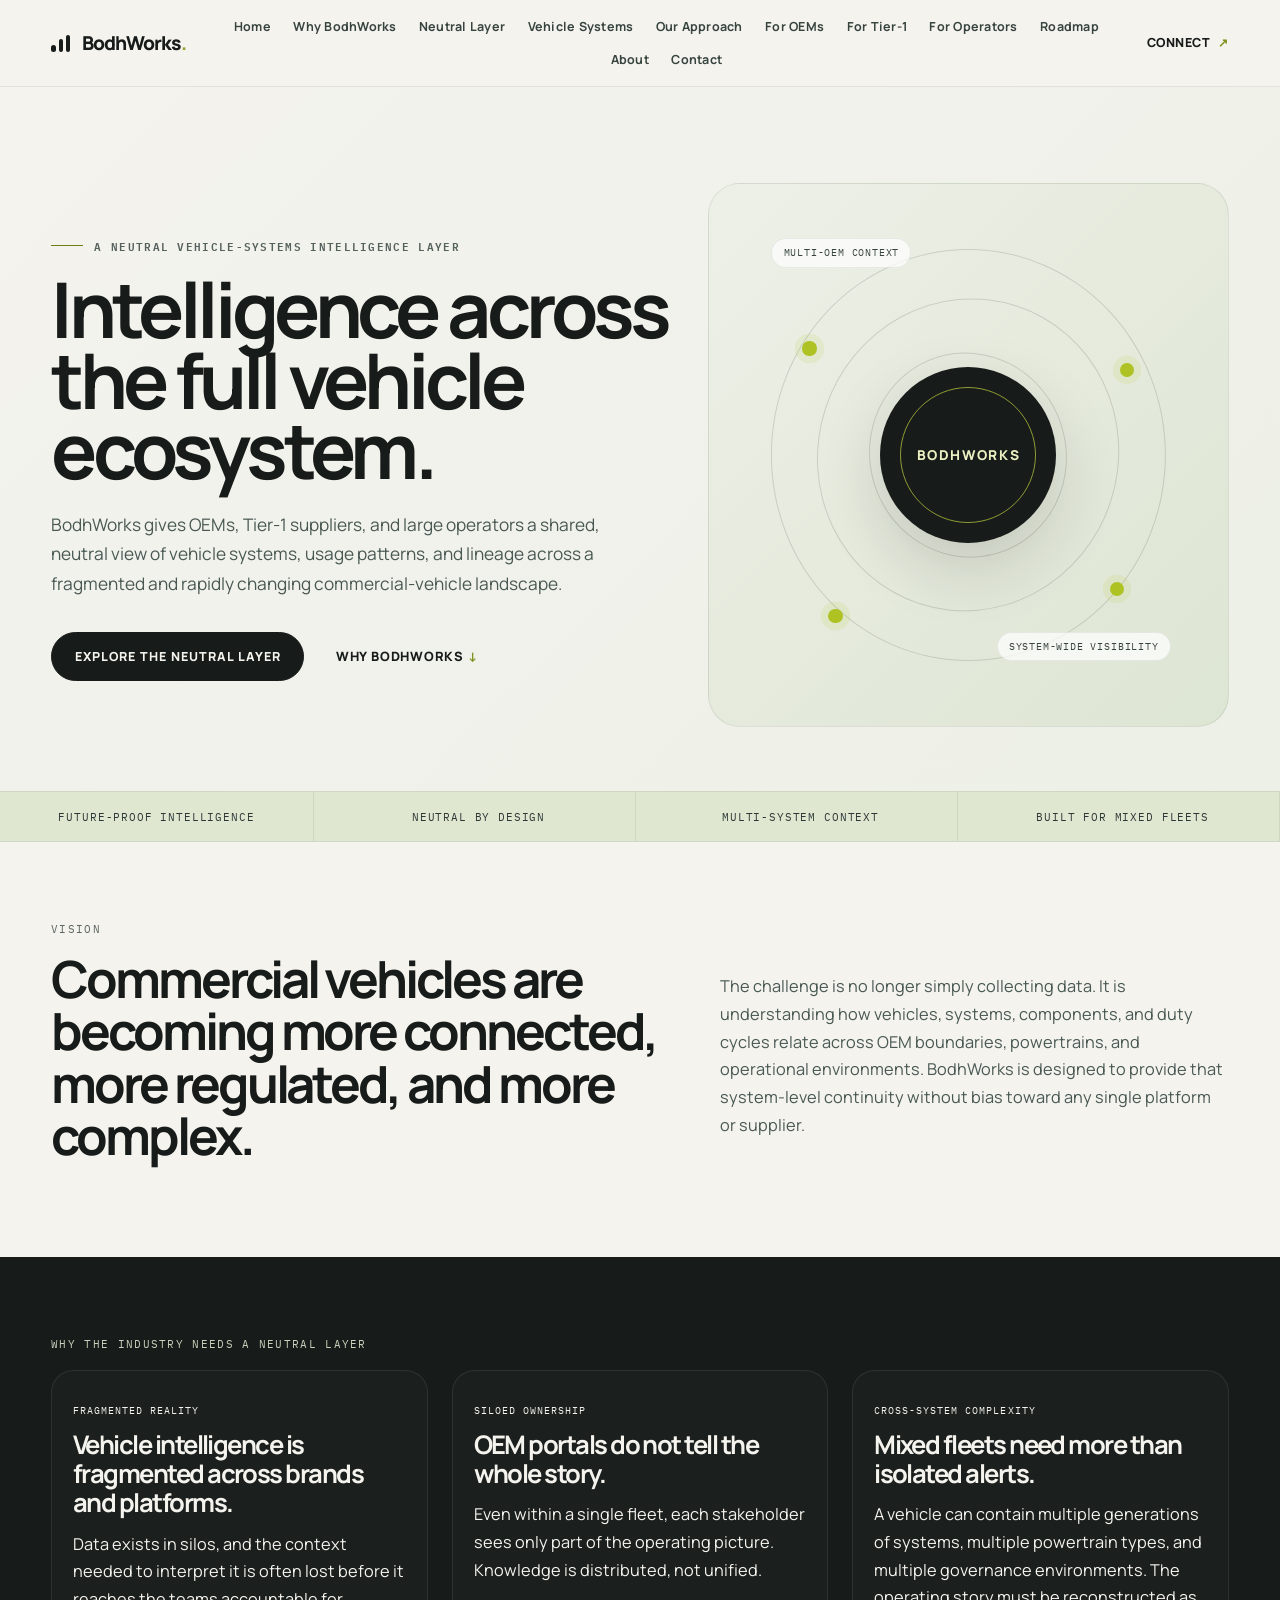
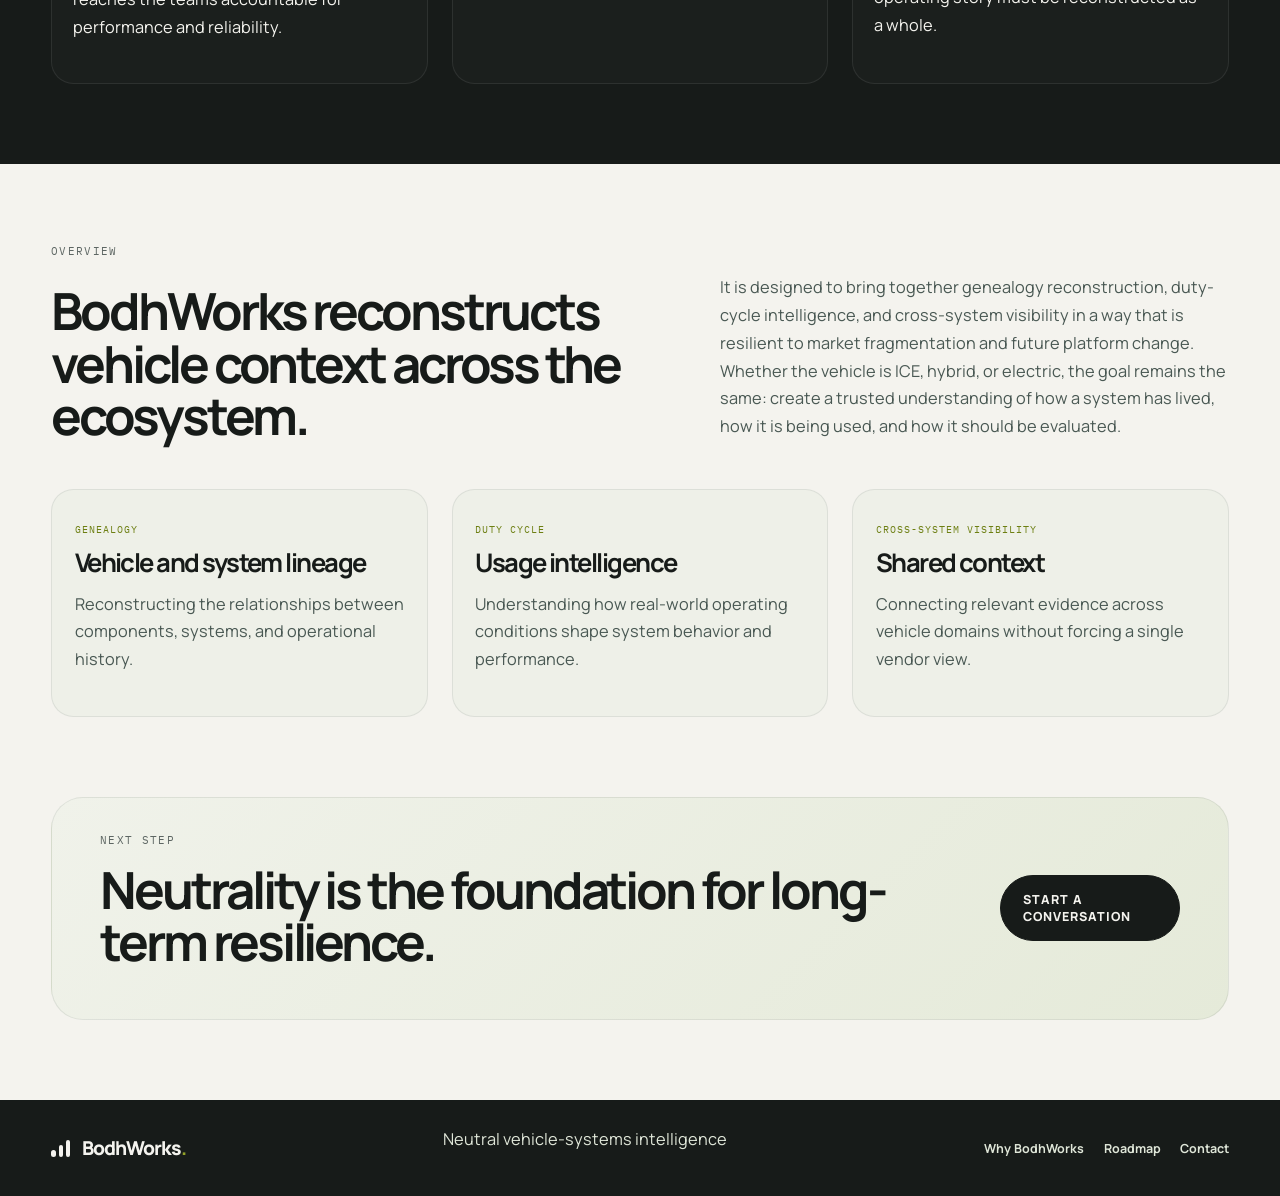
<file: index.html>
<!DOCTYPE html>
<html lang="en">
  <head>
    <meta charset="UTF-8" />
    <meta name="viewport" content="width=device-width, initial-scale=1.0" />
    <meta
      name="description"
      content="BodhWorks is a neutral vehicle-systems intelligence layer built for OEMs, Tier-1 suppliers, and operators navigating a multi-OEM, multi-powertrain, multi-regulation future."
    />
    <title>BodhWorks | Neutral Vehicle Systems Intelligence</title>
    <link rel="preconnect" href="https://fonts.googleapis.com" />
    <link rel="preconnect" href="https://fonts.gstatic.com" crossorigin />
    <link
      href="https://fonts.googleapis.com/css2?family=Manrope:wght@400;500;600;700;800&family=IBM+Plex+Mono:wght@400;500;600;700&display=swap"
      rel="stylesheet"
    />
    <link rel="stylesheet" href="styles.css" />
  </head>
  <body>
    <div class="site-shell">
      <header class="site-header">
        <a class="brand" href="index.html" aria-label="BodhWorks home">
          <span class="brand-mark" aria-hidden="true">
            <span></span><span></span><span></span>
          </span>
          <span>BodhWorks<span class="brand-dot">.</span></span>
        </a>

        <nav class="desktop-nav" aria-label="Main navigation">
          <a href="index.html">Home</a>
          <a href="why-bodhworks.html">Why BodhWorks</a>
          <a href="neutral-intelligence-layer.html">Neutral Layer</a>
          <a href="vehicle-systems.html">Vehicle Systems</a>
          <a href="our-approach.html">Our Approach</a>
          <a href="solutions-oems.html">For OEMs</a>
          <a href="solutions-tier1.html">For Tier-1</a>
          <a href="solutions-operators.html">For Operators</a>
          <a href="roadmap.html">Roadmap</a>
          <a href="about.html">About</a>
          <a href="contact.html">Contact</a>
        </nav>

        <a class="header-cta" href="contact.html">Connect <span>↗</span></a>

        <button class="menu-toggle" type="button" aria-label="Open navigation" aria-expanded="false">
          <span></span>
          <span></span>
          <span></span>
        </button>
      </header>

      <main>
        <section class="hero hero-home">
          <div class="hero-grid">
            <div class="eyebrow-wrap">
              <span class="eyebrow-line"></span>
              <span class="eyebrow-text">A neutral vehicle-systems intelligence layer</span>
            </div>

            <h1>Intelligence across the full vehicle ecosystem.</h1>

            <p class="hero-copy">
              BodhWorks gives OEMs, Tier-1 suppliers, and large operators a shared, neutral
              view of vehicle systems, usage patterns, and lineage across a fragmented and
              rapidly changing commercial-vehicle landscape.
            </p>

            <div class="hero-actions">
              <a class="button button-primary" href="neutral-intelligence-layer.html">Explore the neutral layer</a>
              <a class="text-link" href="why-bodhworks.html">Why BodhWorks <span>↓</span></a>
            </div>
          </div>

          <div class="hero-visual" aria-hidden="true">
            <div class="ring ring-one"></div>
            <div class="ring ring-two"></div>
            <div class="ring ring-three"></div>
            <div class="visual-core">
              <div class="pulse"></div>
              <span>BodhWorks</span>
            </div>
            <span class="node node-one"></span>
            <span class="node node-two"></span>
            <span class="node node-three"></span>
            <span class="node node-four"></span>
            <span class="tag tag-top">Multi-OEM context</span>
            <span class="tag tag-bottom">System-wide visibility</span>
          </div>
        </section>

        <section class="ticker-band">
          <div>Future-proof intelligence</div>
          <div>Neutral by design</div>
          <div>Multi-system context</div>
          <div>Built for mixed fleets</div>
        </section>

        <section class="section intro-block">
          <div class="section-kicker">Vision</div>
          <div class="content-two-col">
            <h2>Commercial vehicles are becoming more connected, more regulated, and more complex.</h2>
            <p>
              The challenge is no longer simply collecting data. It is understanding how vehicles,
              systems, components, and duty cycles relate across OEM boundaries, powertrains,
              and operational environments. BodhWorks is designed to provide that system-level
              continuity without bias toward any single platform or supplier.
            </p>
          </div>
        </section>

        <section class="section panel-dark">
          <div class="section-kicker light">Why the industry needs a neutral layer</div>
          <div class="feature-grid three-up">
            <article class="feature-card">
              <div class="card-label">Fragmented reality</div>
              <h3>Vehicle intelligence is fragmented across brands and platforms.</h3>
              <p>
                Data exists in silos, and the context needed to interpret it is often lost before it
                reaches the teams accountable for performance and reliability.
              </p>
            </article>

            <article class="feature-card">
              <div class="card-label">Siloed ownership</div>
              <h3>OEM portals do not tell the whole story.</h3>
              <p>
                Even within a single fleet, each stakeholder sees only part of the operating picture.
                Knowledge is distributed, not unified.
              </p>
            </article>

            <article class="feature-card">
              <div class="card-label">Cross-system complexity</div>
              <h3>Mixed fleets need more than isolated alerts.</h3>
              <p>
                A vehicle can contain multiple generations of systems, multiple powertrain types,
                and multiple governance environments. The operating story must be reconstructed as a
                whole.
              </p>
            </article>
          </div>
        </section>

        <section class="section">
          <div class="section-kicker">Overview</div>
          <div class="content-two-col align-end">
            <h2>BodhWorks reconstructs vehicle context across the ecosystem.</h2>
            <p>
              It is designed to bring together genealogy reconstruction, duty-cycle intelligence,
              and cross-system visibility in a way that is resilient to market fragmentation and
              future platform change. Whether the vehicle is ICE, hybrid, or electric, the goal
              remains the same: create a trusted understanding of how a system has lived, how it is
              being used, and how it should be evaluated.
            </p>
          </div>

          <div class="core-grid">
            <article class="core-pill">
              <span class="mini-label">Genealogy</span>
              <h3>Vehicle and system lineage</h3>
              <p>Reconstructing the relationships between components, systems, and operational history.</p>
            </article>
            <article class="core-pill">
              <span class="mini-label">Duty cycle</span>
              <h3>Usage intelligence</h3>
              <p>Understanding how real-world operating conditions shape system behavior and performance.</p>
            </article>
            <article class="core-pill">
              <span class="mini-label">Cross-system visibility</span>
              <h3>Shared context</h3>
              <p>Connecting relevant evidence across vehicle domains without forcing a single vendor view.</p>
            </article>
          </div>
        </section>

        <section class="section cta-panel">
          <div class="cta-panel-inner">
            <div>
              <div class="section-kicker">Next step</div>
              <h2>Neutrality is the foundation for long-term resilience.</h2>
            </div>
            <a class="button button-primary" href="contact.html">Start a conversation</a>
          </div>
        </section>
      </main>

      <footer class="site-footer">
        <a class="brand" href="index.html" aria-label="BodhWorks home">
          <span class="brand-mark" aria-hidden="true">
            <span></span><span></span><span></span>
          </span>
          <span>BodhWorks<span class="brand-dot">.</span></span>
        </a>
        <p>Neutral vehicle-systems intelligence</p>
        <div class="footer-links">
          <a href="why-bodhworks.html">Why BodhWorks</a>
          <a href="roadmap.html">Roadmap</a>
          <a href="contact.html">Contact</a>
        </div>
      </footer>
    </div>

    <script src="main.js"></script>
  </body>
</html>
</file>
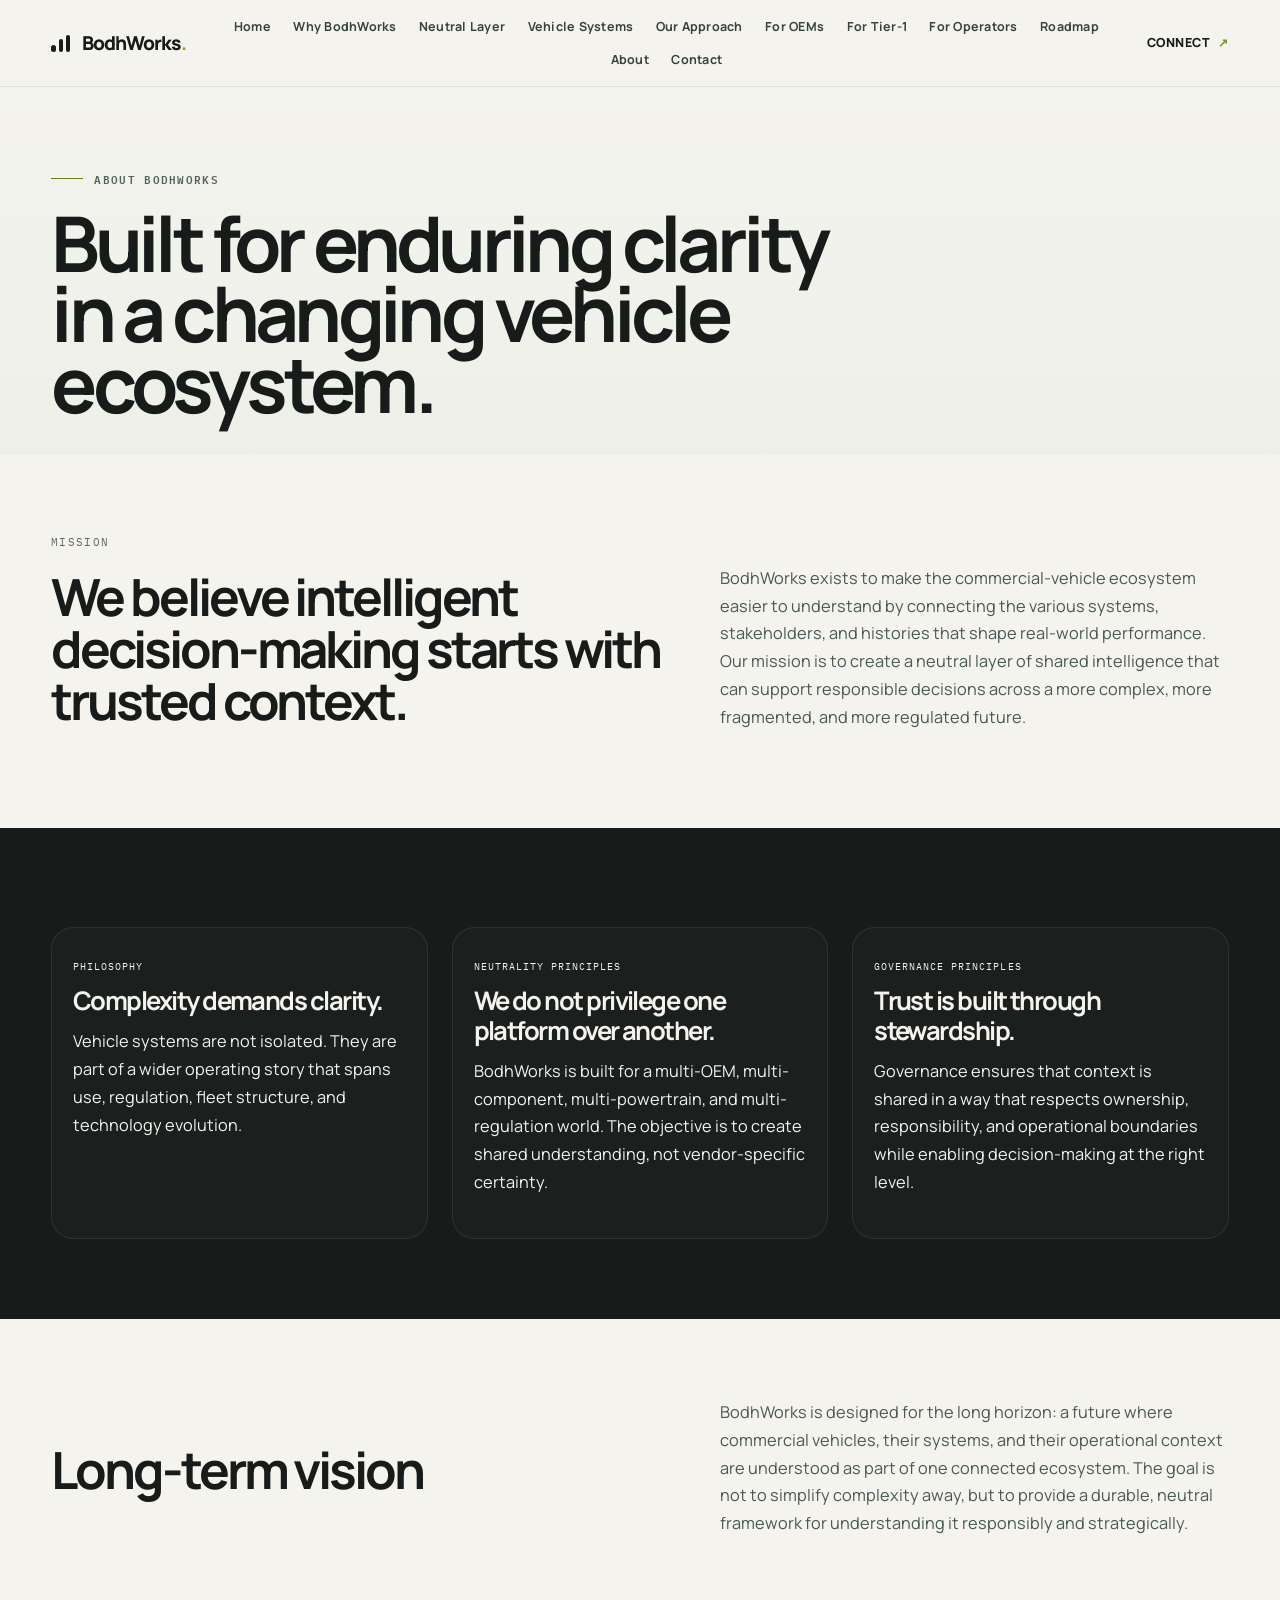
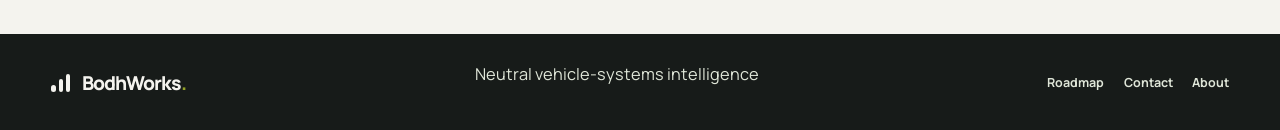
<file: about.html>
<!DOCTYPE html>
<html lang="en">
  <head>
    <meta charset="UTF-8" />
    <meta name="viewport" content="width=device-width, initial-scale=1.0" />
    <meta
      name="description"
      content="BodhWorks is guided by a mission to create neutral, trusted intelligence across the commercial-vehicle ecosystem, with governance, neutrality, and long-term strategic thinking at its core."
    />
    <title>About BodhWorks | BodhWorks</title>
    <link rel="preconnect" href="https://fonts.googleapis.com" />
    <link rel="preconnect" href="https://fonts.gstatic.com" crossorigin />
    <link
      href="https://fonts.googleapis.com/css2?family=Manrope:wght@400;500;600;700;800&family=IBM+Plex+Mono:wght@400;500;600;700&display=swap"
      rel="stylesheet"
    />
    <link rel="stylesheet" href="styles.css" />
  </head>
  <body>
    <div class="site-shell">
      <header class="site-header">
        <a class="brand" href="index.html" aria-label="BodhWorks home">
          <span class="brand-mark" aria-hidden="true"><span></span><span></span><span></span></span>
          <span>BodhWorks<span class="brand-dot">.</span></span>
        </a>

        <nav class="desktop-nav" aria-label="Main navigation">
          <a href="index.html">Home</a>
          <a href="why-bodhworks.html">Why BodhWorks</a>
          <a href="neutral-intelligence-layer.html">Neutral Layer</a>
          <a href="vehicle-systems.html">Vehicle Systems</a>
          <a href="our-approach.html">Our Approach</a>
          <a href="solutions-oems.html">For OEMs</a>
          <a href="solutions-tier1.html">For Tier-1</a>
          <a href="solutions-operators.html">For Operators</a>
          <a href="roadmap.html">Roadmap</a>
          <a href="about.html">About</a>
          <a href="contact.html">Contact</a>
        </nav>

        <a class="header-cta" href="contact.html">Connect <span>↗</span></a>
        <button class="menu-toggle" type="button" aria-label="Open navigation" aria-expanded="false">
          <span></span><span></span><span></span>
        </button>
      </header>

      <main>
        <section class="page-hero">
          <div class="page-hero-copy">
            <div class="eyebrow-wrap">
              <span class="eyebrow-line"></span>
              <span class="eyebrow-text">About BodhWorks</span>
            </div>
            <h1>Built for enduring clarity in a changing vehicle ecosystem.</h1>
          </div>
        </section>

        <section class="section intro-block">
          <div class="section-kicker">Mission</div>
          <div class="content-two-col">
            <h2>We believe intelligent decision-making starts with trusted context.</h2>
            <p>
              BodhWorks exists to make the commercial-vehicle ecosystem easier to understand by
              connecting the various systems, stakeholders, and histories that shape real-world
              performance. Our mission is to create a neutral layer of shared intelligence that can
              support responsible decisions across a more complex, more fragmented, and more regulated
              future.
            </p>
          </div>
        </section>

        <section class="section panel-dark">
          <div class="feature-grid three-up">
            <article class="feature-card">
              <div class="card-label">Philosophy</div>
              <h3>Complexity demands clarity.</h3>
              <p>
                Vehicle systems are not isolated. They are part of a wider operating story that spans
                use, regulation, fleet structure, and technology evolution.
              </p>
            </article>

            <article class="feature-card">
              <div class="card-label">Neutrality principles</div>
              <h3>We do not privilege one platform over another.</h3>
              <p>
                BodhWorks is built for a multi-OEM, multi-component, multi-powertrain, and multi-
                regulation world. The objective is to create shared understanding, not vendor-specific
                certainty.
              </p>
            </article>

            <article class="feature-card">
              <div class="card-label">Governance principles</div>
              <h3>Trust is built through stewardship.</h3>
              <p>
                Governance ensures that context is shared in a way that respects ownership,
                responsibility, and operational boundaries while enabling decision-making at the right
                level.
              </p>
            </article>
          </div>
        </section>

        <section class="section">
          <div class="content-two-col">
            <h2>Long-term vision</h2>
            <p>
              BodhWorks is designed for the long horizon: a future where commercial vehicles, their
              systems, and their operational context are understood as part of one connected ecosystem.
              The goal is not to simplify complexity away, but to provide a durable, neutral framework
              for understanding it responsibly and strategically.
            </p>
          </div>
        </section>
      </main>

      <footer class="site-footer">
        <a class="brand" href="index.html" aria-label="BodhWorks home">
          <span class="brand-mark" aria-hidden="true"><span></span><span></span><span></span></span>
          <span>BodhWorks<span class="brand-dot">.</span></span>
        </a>
        <p>Neutral vehicle-systems intelligence</p>
        <div class="footer-links">
          <a href="roadmap.html">Roadmap</a>
          <a href="contact.html">Contact</a>
          <a href="about.html">About</a>
        </div>
      </footer>
    </div>

    <script src="main.js"></script>
  </body>
</html>
</file>
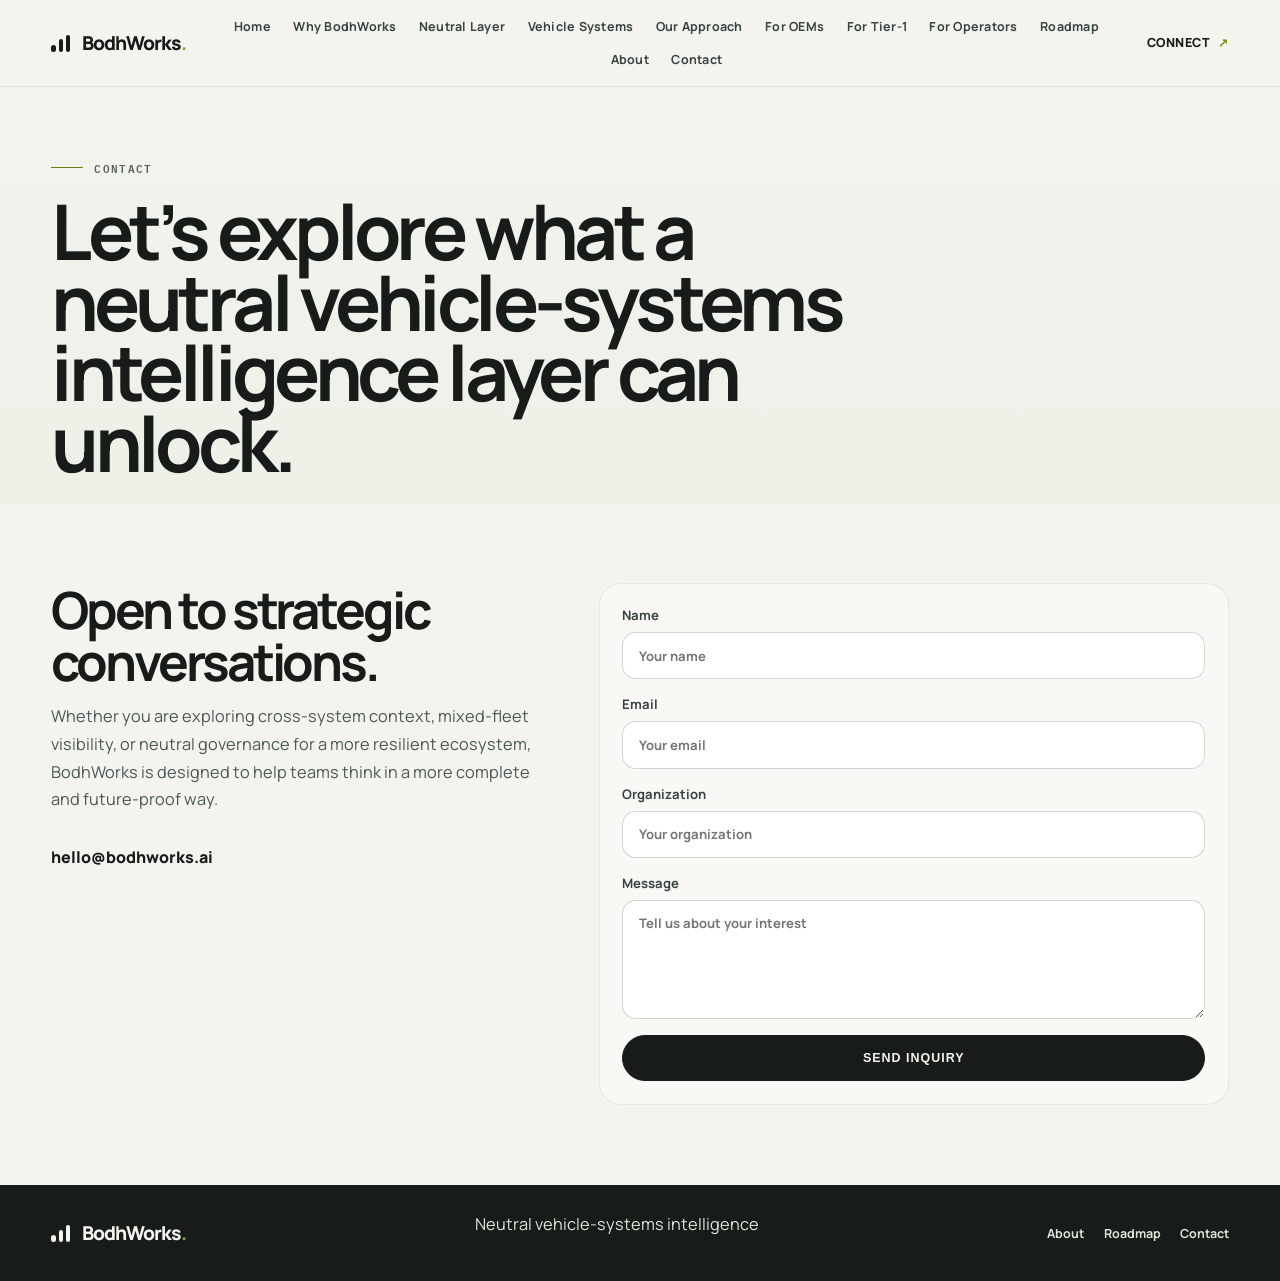
<file: contact.html>
<!DOCTYPE html>
<html lang="en">
  <head>
    <meta charset="UTF-8" />
    <meta name="viewport" content="width=device-width, initial-scale=1.0" />
    <meta
      name="description"
      content="Contact BodhWorks for a strategic conversation about neutral vehicle intelligence, ecosystem-wide visibility, and future-proof operational context."
    />
    <title>Contact | BodhWorks</title>
    <link rel="preconnect" href="https://fonts.googleapis.com" />
    <link rel="preconnect" href="https://fonts.gstatic.com" crossorigin />
    <link
      href="https://fonts.googleapis.com/css2?family=Manrope:wght@400;500;600;700;800&family=IBM+Plex+Mono:wght@400;500;600;700&display=swap"
      rel="stylesheet"
    />
    <link rel="stylesheet" href="styles.css" />
  </head>
  <body>
    <div class="site-shell">
      <header class="site-header">
        <a class="brand" href="index.html" aria-label="BodhWorks home">
          <span class="brand-mark" aria-hidden="true"><span></span><span></span><span></span></span>
          <span>BodhWorks<span class="brand-dot">.</span></span>
        </a>

        <nav class="desktop-nav" aria-label="Main navigation">
          <a href="index.html">Home</a>
          <a href="why-bodhworks.html">Why BodhWorks</a>
          <a href="neutral-intelligence-layer.html">Neutral Layer</a>
          <a href="vehicle-systems.html">Vehicle Systems</a>
          <a href="our-approach.html">Our Approach</a>
          <a href="solutions-oems.html">For OEMs</a>
          <a href="solutions-tier1.html">For Tier-1</a>
          <a href="solutions-operators.html">For Operators</a>
          <a href="roadmap.html">Roadmap</a>
          <a href="about.html">About</a>
          <a href="contact.html">Contact</a>
        </nav>

        <a class="header-cta" href="contact.html">Connect <span>↗</span></a>
        <button class="menu-toggle" type="button" aria-label="Open navigation" aria-expanded="false">
          <span></span><span></span><span></span>
        </button>
      </header>

      <main>
        <section class="page-hero contact-hero">
          <div class="page-hero-copy">
            <div class="eyebrow-wrap">
              <span class="eyebrow-line"></span>
              <span class="eyebrow-text">Contact</span>
            </div>
            <h1>Let’s explore what a neutral vehicle-systems intelligence layer can unlock.</h1>
          </div>
        </section>

        <section class="section contact-layout">
          <div class="contact-copy">
            <h2>Open to strategic conversations.</h2>
            <p>
              Whether you are exploring cross-system context, mixed-fleet visibility, or neutral
              governance for a more resilient ecosystem, BodhWorks is designed to help teams think in
              a more complete and future-proof way.
            </p>
            <a class="email-link" href="mailto:hello@bodhworks.ai">hello@bodhworks.ai</a>
          </div>

          <form class="contact-form" action="#" method="post">
            <label>
              Name
              <input type="text" name="name" placeholder="Your name" />
            </label>
            <label>
              Email
              <input type="email" name="email" placeholder="Your email" />
            </label>
            <label>
              Organization
              <input type="text" name="organization" placeholder="Your organization" />
            </label>
            <label>
              Message
              <textarea name="message" rows="5" placeholder="Tell us about your interest"></textarea>
            </label>
            <button class="button button-primary" type="submit">Send inquiry</button>
          </form>
        </section>
      </main>

      <footer class="site-footer">
        <a class="brand" href="index.html" aria-label="BodhWorks home">
          <span class="brand-mark" aria-hidden="true"><span></span><span></span><span></span></span>
          <span>BodhWorks<span class="brand-dot">.</span></span>
        </a>
        <p>Neutral vehicle-systems intelligence</p>
        <div class="footer-links">
          <a href="about.html">About</a>
          <a href="roadmap.html">Roadmap</a>
          <a href="contact.html">Contact</a>
        </div>
      </footer>
    </div>

    <script src="main.js"></script>
  </body>
</html>
</file>
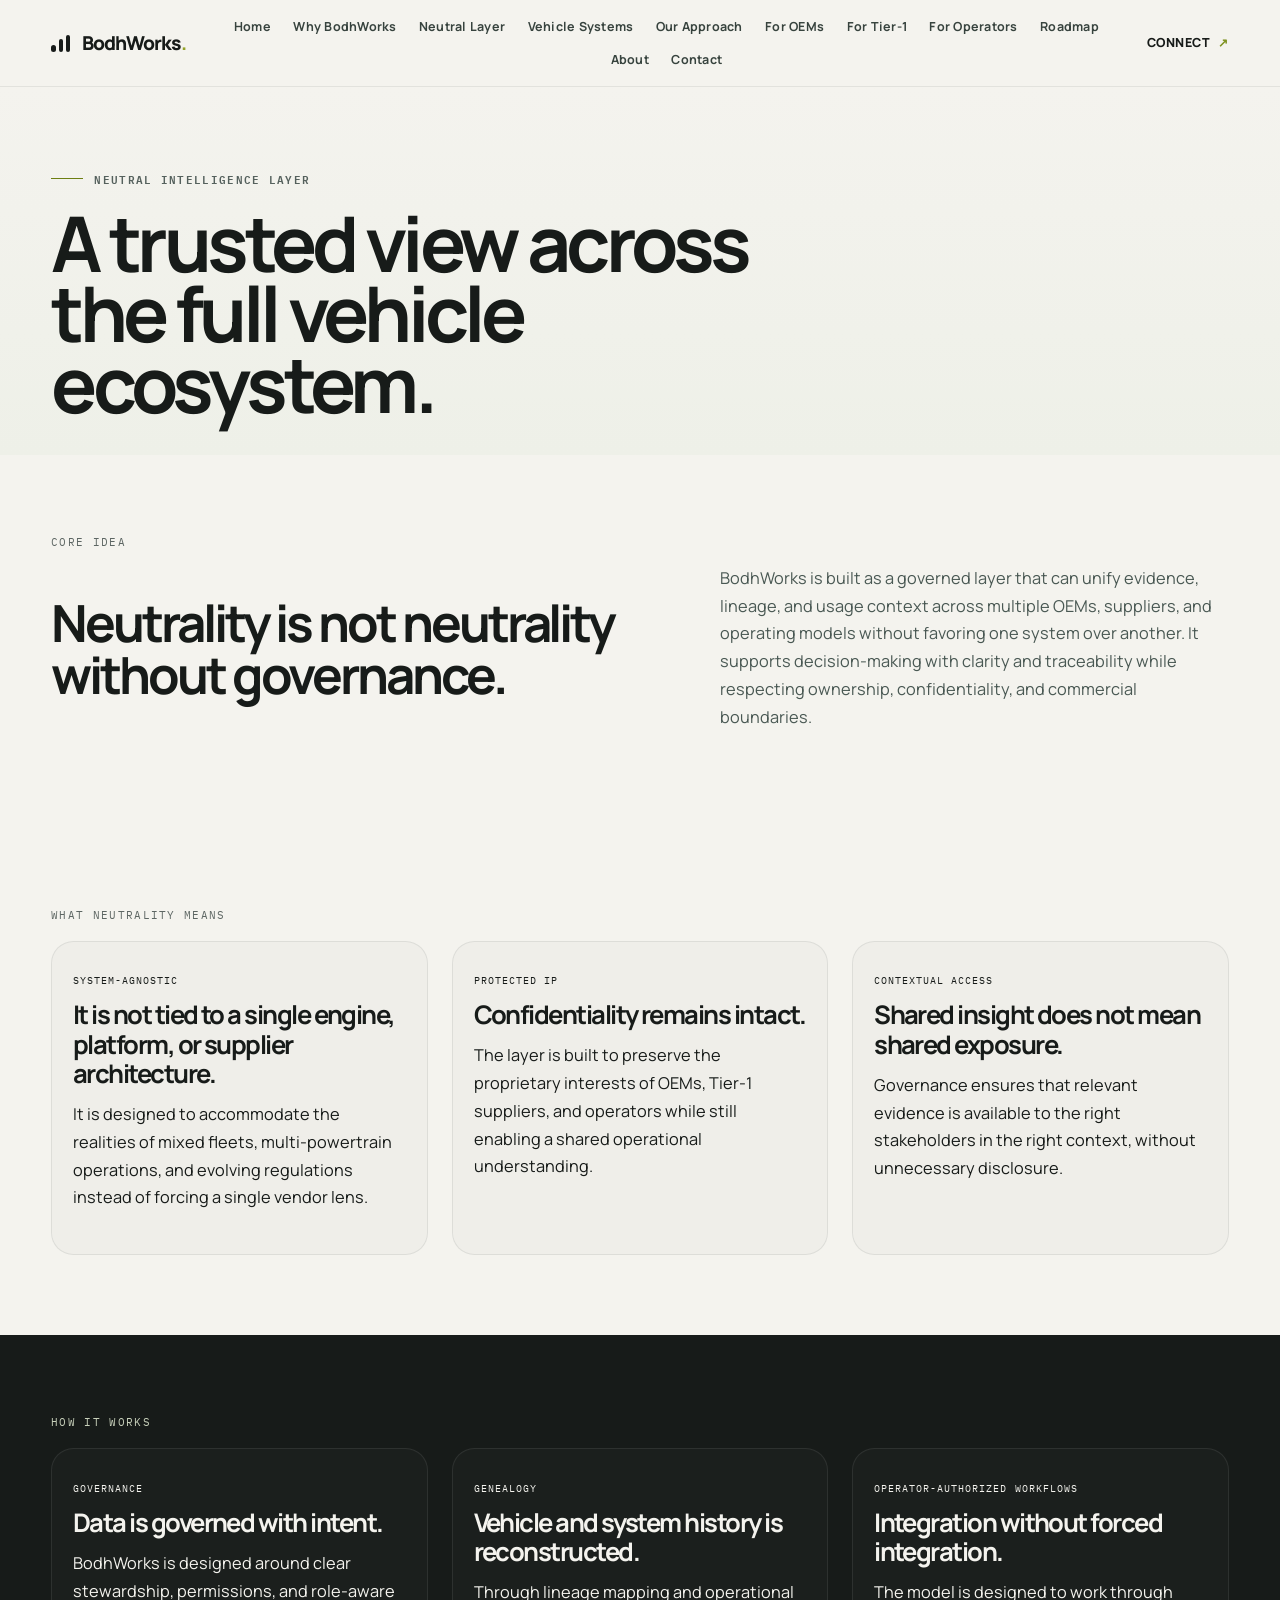
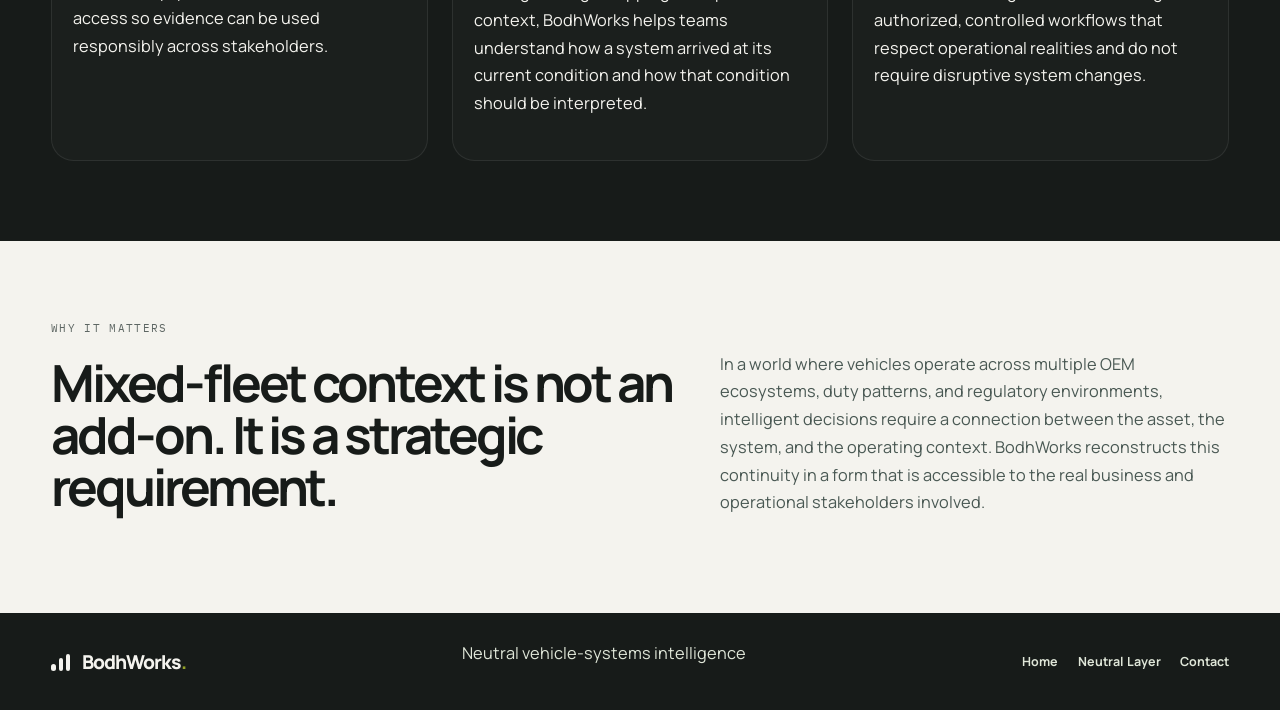
<file: neutral-intelligence-layer.html>
<!DOCTYPE html>
<html lang="en">
  <head>
    <meta charset="UTF-8" />
    <meta name="viewport" content="width=device-width, initial-scale=1.0" />
    <meta
      name="description"
      content="BodhWorks is a governed, OEM-safe, Tier-1-safe neutral intelligence layer that reconstructs vehicle genealogy, duty cycles, and cross-system context across the commercial-vehicle ecosystem."
    />
    <title>Neutral Intelligence Layer | BodhWorks</title>
    <link rel="preconnect" href="https://fonts.googleapis.com" />
    <link rel="preconnect" href="https://fonts.gstatic.com" crossorigin />
    <link
      href="https://fonts.googleapis.com/css2?family=Manrope:wght@400;500;600;700;800&family=IBM+Plex+Mono:wght@400;500;600;700&display=swap"
      rel="stylesheet"
    />
    <link rel="stylesheet" href="styles.css" />
  </head>
  <body>
    <div class="site-shell">
      <header class="site-header">
        <a class="brand" href="index.html" aria-label="BodhWorks home">
          <span class="brand-mark" aria-hidden="true"><span></span><span></span><span></span></span>
          <span>BodhWorks<span class="brand-dot">.</span></span>
        </a>

        <nav class="desktop-nav" aria-label="Main navigation">
          <a href="index.html">Home</a>
          <a href="why-bodhworks.html">Why BodhWorks</a>
          <a href="neutral-intelligence-layer.html">Neutral Layer</a>
          <a href="vehicle-systems.html">Vehicle Systems</a>
          <a href="our-approach.html">Our Approach</a>
          <a href="solutions-oems.html">For OEMs</a>
          <a href="solutions-tier1.html">For Tier-1</a>
          <a href="solutions-operators.html">For Operators</a>
          <a href="roadmap.html">Roadmap</a>
          <a href="about.html">About</a>
          <a href="contact.html">Contact</a>
        </nav>

        <a class="header-cta" href="contact.html">Connect <span>↗</span></a>
        <button class="menu-toggle" type="button" aria-label="Open navigation" aria-expanded="false">
          <span></span><span></span><span></span>
        </button>
      </header>

      <main>
        <section class="page-hero">
          <div class="page-hero-copy">
            <div class="eyebrow-wrap">
              <span class="eyebrow-line"></span>
              <span class="eyebrow-text">Neutral intelligence layer</span>
            </div>
            <h1>A trusted view across the full vehicle ecosystem.</h1>
          </div>
        </section>

        <section class="section intro-block">
          <div class="section-kicker">Core idea</div>
          <div class="content-two-col">
            <h2>Neutrality is not neutrality without governance.</h2>
            <p>
              BodhWorks is built as a governed layer that can unify evidence, lineage, and usage
              context across multiple OEMs, suppliers, and operating models without favoring one
              system over another. It supports decision-making with clarity and traceability while
              respecting ownership, confidentiality, and commercial boundaries.
            </p>
          </div>
        </section>

        <section class="section">
          <div class="section-kicker">What neutrality means</div>
          <div class="feature-grid three-up">
            <article class="feature-card no-border">
              <div class="card-label">System-agnostic</div>
              <h3>It is not tied to a single engine, platform, or supplier architecture.</h3>
              <p>
                It is designed to accommodate the realities of mixed fleets, multi-powertrain
                operations, and evolving regulations instead of forcing a single vendor lens.
              </p>
            </article>

            <article class="feature-card no-border">
              <div class="card-label">Protected IP</div>
              <h3>Confidentiality remains intact.</h3>
              <p>
                The layer is built to preserve the proprietary interests of OEMs, Tier-1 suppliers,
                and operators while still enabling a shared operational understanding.
              </p>
            </article>

            <article class="feature-card no-border">
              <div class="card-label">Contextual access</div>
              <h3>Shared insight does not mean shared exposure.</h3>
              <p>
                Governance ensures that relevant evidence is available to the right stakeholders in
                the right context, without unnecessary disclosure.
              </p>
            </article>
          </div>
        </section>

        <section class="section panel-dark">
          <div class="section-kicker light">How it works</div>
          <div class="feature-grid three-up">
            <article class="feature-card">
              <div class="card-label">Governance</div>
              <h3>Data is governed with intent.</h3>
              <p>
                BodhWorks is designed around clear stewardship, permissions, and role-aware access so
                evidence can be used responsibly across stakeholders.
              </p>
            </article>

            <article class="feature-card">
              <div class="card-label">Genealogy</div>
              <h3>Vehicle and system history is reconstructed.</h3>
              <p>
                Through lineage mapping and operational context, BodhWorks helps teams understand how a
                system arrived at its current condition and how that condition should be interpreted.
              </p>
            </article>

            <article class="feature-card">
              <div class="card-label">Operator-authorized workflows</div>
              <h3>Integration without forced integration.</h3>
              <p>
                The model is designed to work through authorized, controlled workflows that respect
                operational realities and do not require disruptive system changes.
              </p>
            </article>
          </div>
        </section>

        <section class="section">
          <div class="section-kicker">Why it matters</div>
          <div class="content-two-col">
            <h2>Mixed-fleet context is not an add-on. It is a strategic requirement.</h2>
            <p>
              In a world where vehicles operate across multiple OEM ecosystems, duty patterns, and
              regulatory environments, intelligent decisions require a connection between the asset,
              the system, and the operating context. BodhWorks reconstructs this continuity in a form
              that is accessible to the real business and operational stakeholders involved.
            </p>
          </div>
        </section>
      </main>

      <footer class="site-footer">
        <a class="brand" href="index.html" aria-label="BodhWorks home">
          <span class="brand-mark" aria-hidden="true"><span></span><span></span><span></span></span>
          <span>BodhWorks<span class="brand-dot">.</span></span>
        </a>
        <p>Neutral vehicle-systems intelligence</p>
        <div class="footer-links">
          <a href="index.html">Home</a>
          <a href="neutral-intelligence-layer.html">Neutral Layer</a>
          <a href="contact.html">Contact</a>
        </div>
      </footer>
    </div>

    <script src="main.js"></script>
  </body>
</html>
</file>
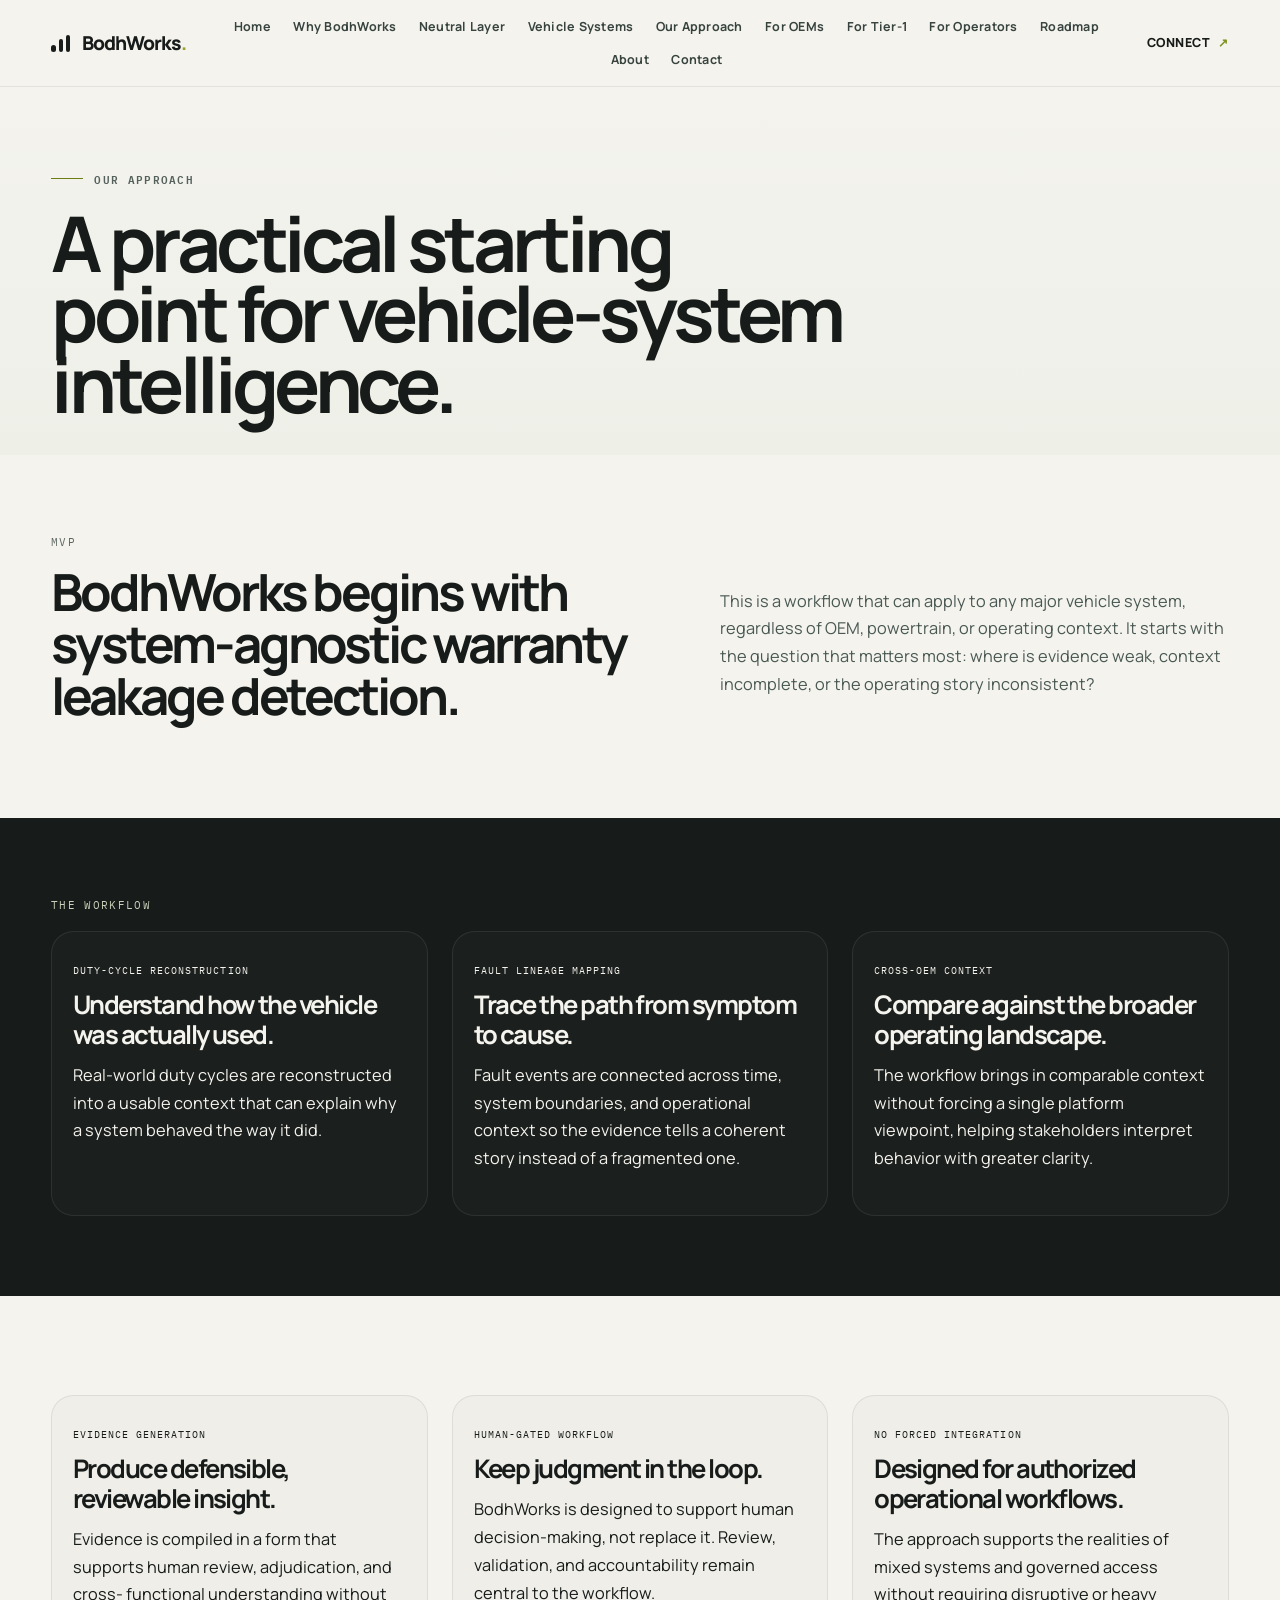
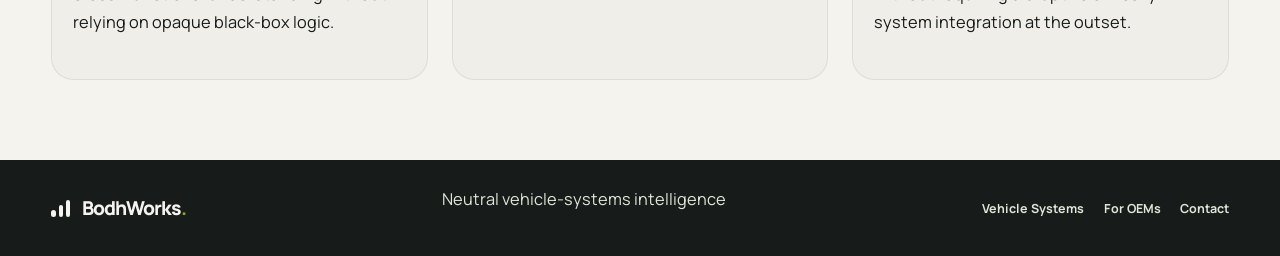
<file: our-approach.html>
<!DOCTYPE html>
<html lang="en">
  <head>
    <meta charset="UTF-8" />
    <meta name="viewport" content="width=device-width, initial-scale=1.0" />
    <meta
      name="description"
      content="BodhWorks begins with system-agnostic warranty leakage detection, a practical and enterprise-ready approach that applies across major vehicle systems."
    />
    <title>Our Approach | BodhWorks</title>
    <link rel="preconnect" href="https://fonts.googleapis.com" />
    <link rel="preconnect" href="https://fonts.gstatic.com" crossorigin />
    <link
      href="https://fonts.googleapis.com/css2?family=Manrope:wght@400;500;600;700;800&family=IBM+Plex+Mono:wght@400;500;600;700&display=swap"
      rel="stylesheet"
    />
    <link rel="stylesheet" href="styles.css" />
  </head>
  <body>
    <div class="site-shell">
      <header class="site-header">
        <a class="brand" href="index.html" aria-label="BodhWorks home">
          <span class="brand-mark" aria-hidden="true"><span></span><span></span><span></span></span>
          <span>BodhWorks<span class="brand-dot">.</span></span>
        </a>

        <nav class="desktop-nav" aria-label="Main navigation">
          <a href="index.html">Home</a>
          <a href="why-bodhworks.html">Why BodhWorks</a>
          <a href="neutral-intelligence-layer.html">Neutral Layer</a>
          <a href="vehicle-systems.html">Vehicle Systems</a>
          <a href="our-approach.html">Our Approach</a>
          <a href="solutions-oems.html">For OEMs</a>
          <a href="solutions-tier1.html">For Tier-1</a>
          <a href="solutions-operators.html">For Operators</a>
          <a href="roadmap.html">Roadmap</a>
          <a href="about.html">About</a>
          <a href="contact.html">Contact</a>
        </nav>

        <a class="header-cta" href="contact.html">Connect <span>↗</span></a>
        <button class="menu-toggle" type="button" aria-label="Open navigation" aria-expanded="false">
          <span></span><span></span><span></span>
        </button>
      </header>

      <main>
        <section class="page-hero">
          <div class="page-hero-copy">
            <div class="eyebrow-wrap">
              <span class="eyebrow-line"></span>
              <span class="eyebrow-text">Our approach</span>
            </div>
            <h1>A practical starting point for vehicle-system intelligence.</h1>
          </div>
        </section>

        <section class="section intro-block">
          <div class="section-kicker">MVP</div>
          <div class="content-two-col">
            <h2>BodhWorks begins with system-agnostic warranty leakage detection.</h2>
            <p>
              This is a workflow that can apply to any major vehicle system, regardless of OEM,
              powertrain, or operating context. It starts with the question that matters most: where
              is evidence weak, context incomplete, or the operating story inconsistent?
            </p>
          </div>
        </section>

        <section class="section panel-dark">
          <div class="section-kicker light">The workflow</div>
          <div class="feature-grid three-up">
            <article class="feature-card">
              <div class="card-label">Duty-cycle reconstruction</div>
              <h3>Understand how the vehicle was actually used.</h3>
              <p>
                Real-world duty cycles are reconstructed into a usable context that can explain why a
                system behaved the way it did.
              </p>
            </article>

            <article class="feature-card">
              <div class="card-label">Fault lineage mapping</div>
              <h3>Trace the path from symptom to cause.</h3>
              <p>
                Fault events are connected across time, system boundaries, and operational context so
                the evidence tells a coherent story instead of a fragmented one.
              </p>
            </article>

            <article class="feature-card">
              <div class="card-label">Cross-OEM context</div>
              <h3>Compare against the broader operating landscape.</h3>
              <p>
                The workflow brings in comparable context without forcing a single platform viewpoint,
                helping stakeholders interpret behavior with greater clarity.
              </p>
            </article>
          </div>
        </section>

        <section class="section">
          <div class="feature-grid three-up">
            <article class="feature-card no-border">
              <div class="card-label">Evidence generation</div>
              <h3>Produce defensible, reviewable insight.</h3>
              <p>
                Evidence is compiled in a form that supports human review, adjudication, and cross-
                functional understanding without relying on opaque black-box logic.
              </p>
            </article>

            <article class="feature-card no-border">
              <div class="card-label">Human-gated workflow</div>
              <h3>Keep judgment in the loop.</h3>
              <p>
                BodhWorks is designed to support human decision-making, not replace it. Review,
                validation, and accountability remain central to the workflow.
              </p>
            </article>

            <article class="feature-card no-border">
              <div class="card-label">No forced integration</div>
              <h3>Designed for authorized operational workflows.</h3>
              <p>
                The approach supports the realities of mixed systems and governed access without
                requiring disruptive or heavy system integration at the outset.
              </p>
            </article>
          </div>
        </section>
      </main>

      <footer class="site-footer">
        <a class="brand" href="index.html" aria-label="BodhWorks home">
          <span class="brand-mark" aria-hidden="true"><span></span><span></span><span></span></span>
          <span>BodhWorks<span class="brand-dot">.</span></span>
        </a>
        <p>Neutral vehicle-systems intelligence</p>
        <div class="footer-links">
          <a href="vehicle-systems.html">Vehicle Systems</a>
          <a href="solutions-oems.html">For OEMs</a>
          <a href="contact.html">Contact</a>
        </div>
      </footer>
    </div>

    <script src="main.js"></script>
  </body>
</html>
</file>
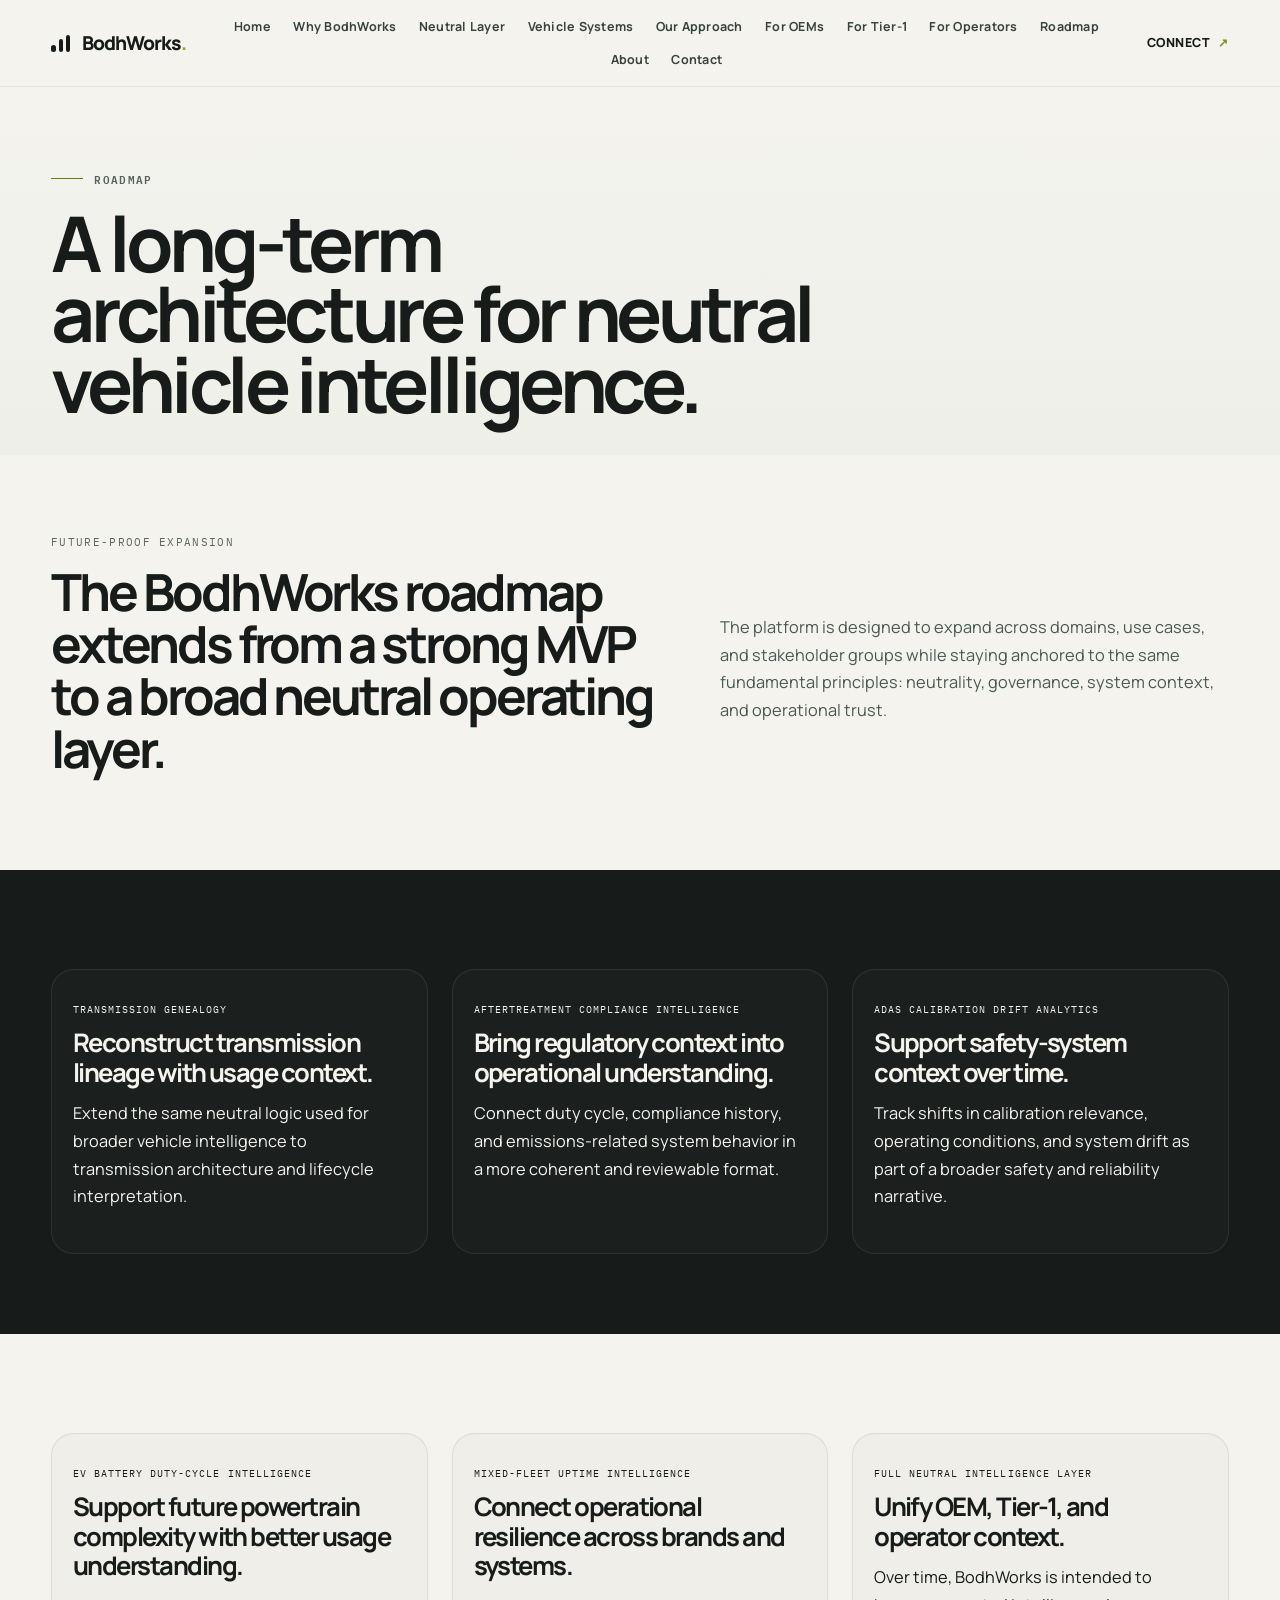
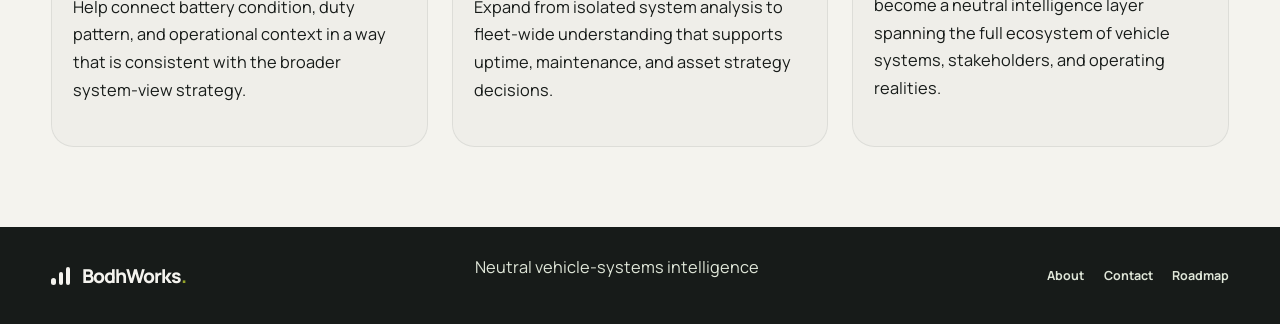
<file: roadmap.html>
<!DOCTYPE html>
<html lang="en">
  <head>
    <meta charset="UTF-8" />
    <meta name="viewport" content="width=device-width, initial-scale=1.0" />
    <meta
      name="description"
      content="BodhWorks is designed for long-term expansion across transmission genealogy, aftertreatment and compliance intelligence, ADAS analytics, EV battery duty-cycle intelligence, and a full neutral ecosystem layer."
    />
    <title>Roadmap | BodhWorks</title>
    <link rel="preconnect" href="https://fonts.googleapis.com" />
    <link rel="preconnect" href="https://fonts.gstatic.com" crossorigin />
    <link
      href="https://fonts.googleapis.com/css2?family=Manrope:wght@400;500;600;700;800&family=IBM+Plex+Mono:wght@400;500;600;700&display=swap"
      rel="stylesheet"
    />
    <link rel="stylesheet" href="styles.css" />
  </head>
  <body>
    <div class="site-shell">
      <header class="site-header">
        <a class="brand" href="index.html" aria-label="BodhWorks home">
          <span class="brand-mark" aria-hidden="true"><span></span><span></span><span></span></span>
          <span>BodhWorks<span class="brand-dot">.</span></span>
        </a>

        <nav class="desktop-nav" aria-label="Main navigation">
          <a href="index.html">Home</a>
          <a href="why-bodhworks.html">Why BodhWorks</a>
          <a href="neutral-intelligence-layer.html">Neutral Layer</a>
          <a href="vehicle-systems.html">Vehicle Systems</a>
          <a href="our-approach.html">Our Approach</a>
          <a href="solutions-oems.html">For OEMs</a>
          <a href="solutions-tier1.html">For Tier-1</a>
          <a href="solutions-operators.html">For Operators</a>
          <a href="roadmap.html">Roadmap</a>
          <a href="about.html">About</a>
          <a href="contact.html">Contact</a>
        </nav>

        <a class="header-cta" href="contact.html">Connect <span>↗</span></a>
        <button class="menu-toggle" type="button" aria-label="Open navigation" aria-expanded="false">
          <span></span><span></span><span></span>
        </button>
      </header>

      <main>
        <section class="page-hero">
          <div class="page-hero-copy">
            <div class="eyebrow-wrap">
              <span class="eyebrow-line"></span>
              <span class="eyebrow-text">Roadmap</span>
            </div>
            <h1>A long-term architecture for neutral vehicle intelligence.</h1>
          </div>
        </section>

        <section class="section intro-block">
          <div class="section-kicker">Future-proof expansion</div>
          <div class="content-two-col">
            <h2>The BodhWorks roadmap extends from a strong MVP to a broad neutral operating layer.</h2>
            <p>
              The platform is designed to expand across domains, use cases, and stakeholder groups
              while staying anchored to the same fundamental principles: neutrality, governance,
              system context, and operational trust.
            </p>
          </div>
        </section>

        <section class="section panel-dark">
          <div class="feature-grid three-up">
            <article class="feature-card">
              <div class="card-label">Transmission genealogy</div>
              <h3>Reconstruct transmission lineage with usage context.</h3>
              <p>
                Extend the same neutral logic used for broader vehicle intelligence to transmission
                architecture and lifecycle interpretation.
              </p>
            </article>

            <article class="feature-card">
              <div class="card-label">Aftertreatment compliance intelligence</div>
              <h3>Bring regulatory context into operational understanding.</h3>
              <p>
                Connect duty cycle, compliance history, and emissions-related system behavior in a more
                coherent and reviewable format.
              </p>
            </article>

            <article class="feature-card">
              <div class="card-label">ADAS calibration drift analytics</div>
              <h3>Support safety-system context over time.</h3>
              <p>
                Track shifts in calibration relevance, operating conditions, and system drift as part of
                a broader safety and reliability narrative.
              </p>
            </article>
          </div>
        </section>

        <section class="section">
          <div class="feature-grid three-up">
            <article class="feature-card no-border">
              <div class="card-label">EV battery duty-cycle intelligence</div>
              <h3>Support future powertrain complexity with better usage understanding.</h3>
              <p>
                Help connect battery condition, duty pattern, and operational context in a way that is
                consistent with the broader system-view strategy.
              </p>
            </article>

            <article class="feature-card no-border">
              <div class="card-label">Mixed-fleet uptime intelligence</div>
              <h3>Connect operational resilience across brands and systems.</h3>
              <p>
                Expand from isolated system analysis to fleet-wide understanding that supports uptime,
                maintenance, and asset strategy decisions.
              </p>
            </article>

            <article class="feature-card no-border">
              <div class="card-label">Full neutral intelligence layer</div>
              <h3>Unify OEM, Tier-1, and operator context.</h3>
              <p>
                Over time, BodhWorks is intended to become a neutral intelligence layer spanning the
                full ecosystem of vehicle systems, stakeholders, and operating realities.
              </p>
            </article>
          </div>
        </section>
      </main>

      <footer class="site-footer">
        <a class="brand" href="index.html" aria-label="BodhWorks home">
          <span class="brand-mark" aria-hidden="true"><span></span><span></span><span></span></span>
          <span>BodhWorks<span class="brand-dot">.</span></span>
        </a>
        <p>Neutral vehicle-systems intelligence</p>
        <div class="footer-links">
          <a href="about.html">About</a>
          <a href="contact.html">Contact</a>
          <a href="roadmap.html">Roadmap</a>
        </div>
      </footer>
    </div>

    <script src="main.js"></script>
  </body>
</html>
</file>
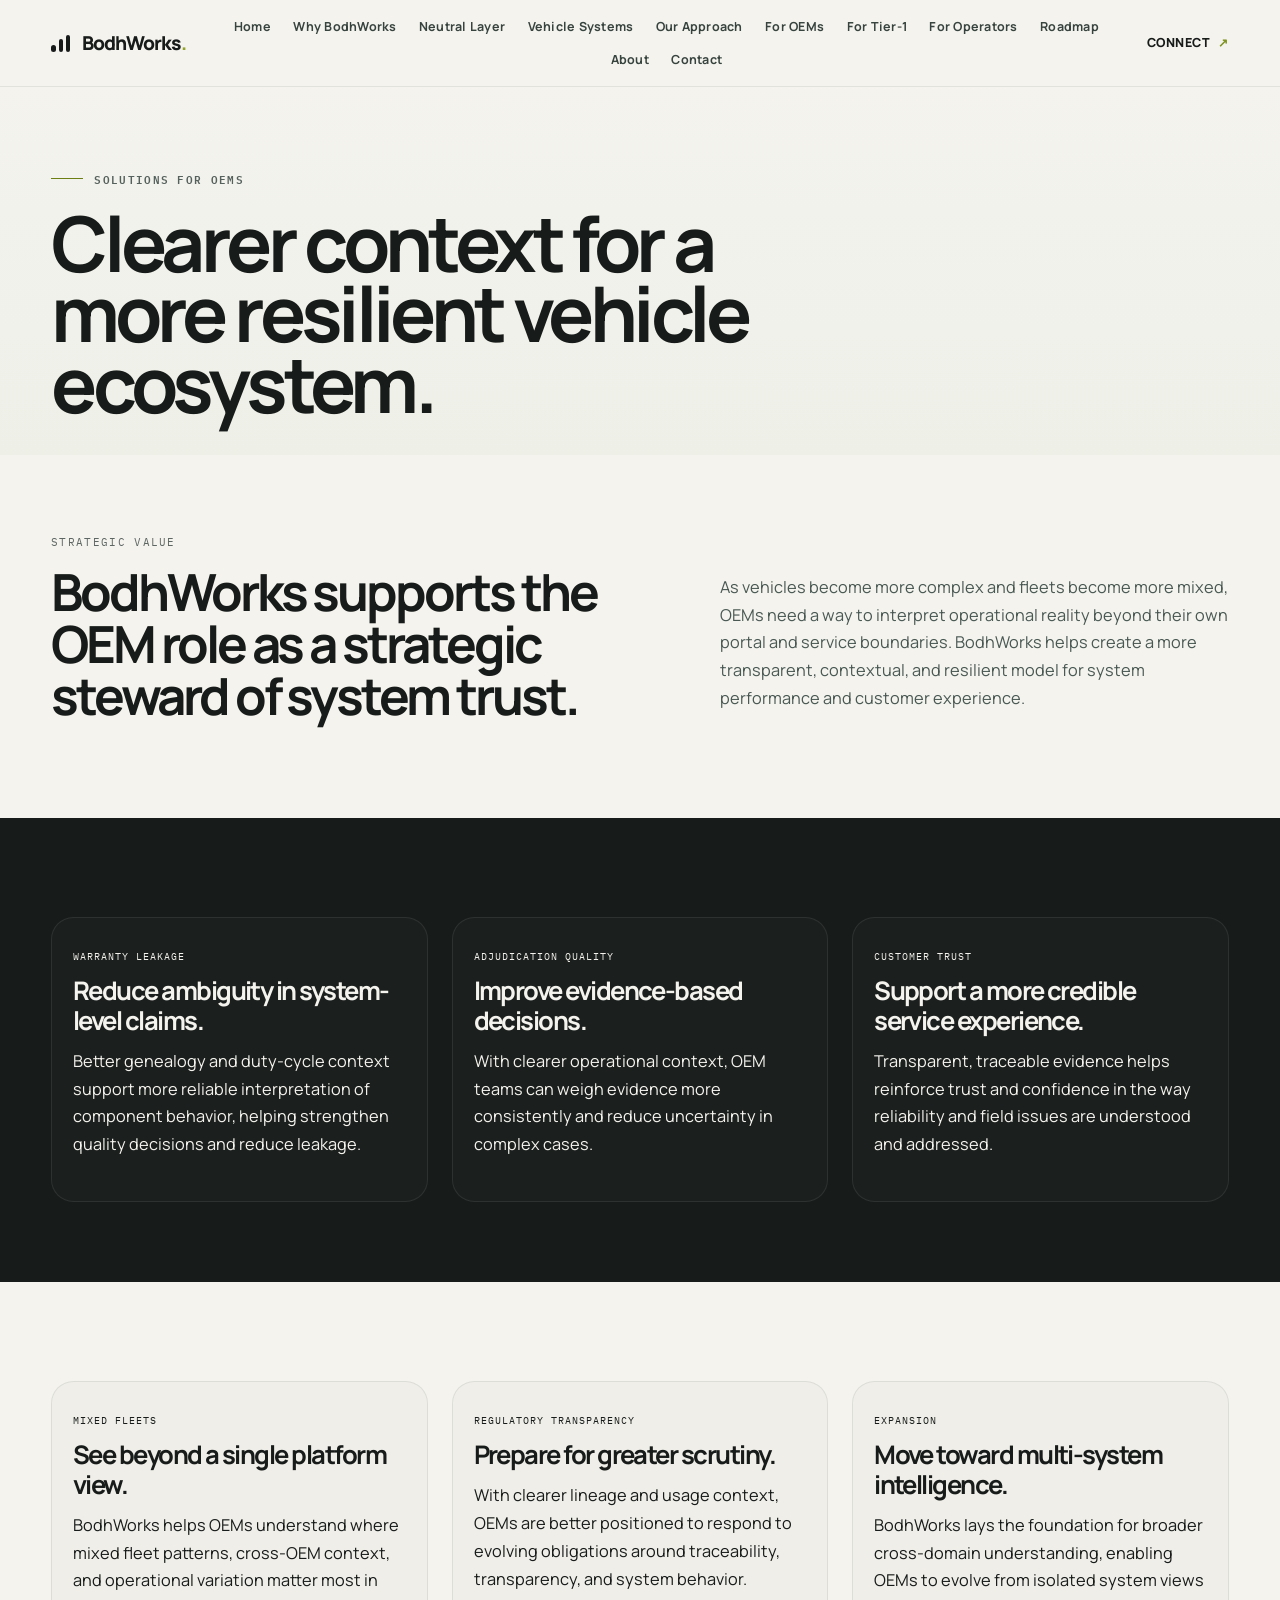
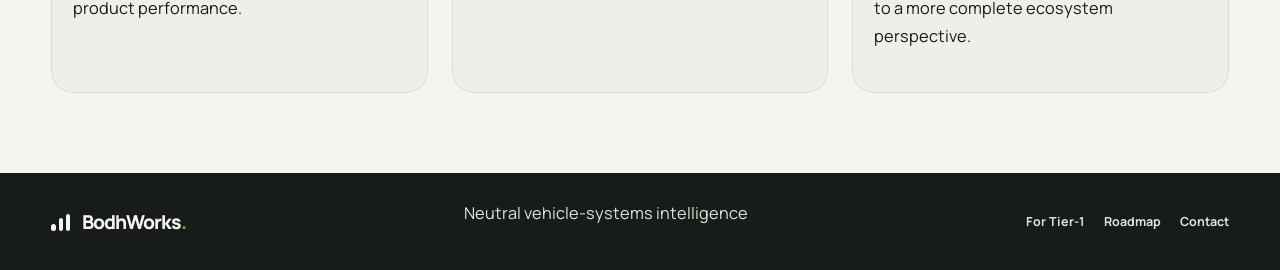
<file: solutions-oems.html>
<!DOCTYPE html>
<html lang="en">
  <head>
    <meta charset="UTF-8" />
    <meta name="viewport" content="width=device-width, initial-scale=1.0" />
    <meta
      name="description"
      content="BodhWorks helps OEMs reduce warranty leakage, improve adjudication quality, strengthen customer trust, and prepare for multi-system, multi-OEM, and multi-regulation complexity."
    />
    <title>Solutions for OEMs | BodhWorks</title>
    <link rel="preconnect" href="https://fonts.googleapis.com" />
    <link rel="preconnect" href="https://fonts.gstatic.com" crossorigin />
    <link
      href="https://fonts.googleapis.com/css2?family=Manrope:wght@400;500;600;700;800&family=IBM+Plex+Mono:wght@400;500;600;700&display=swap"
      rel="stylesheet"
    />
    <link rel="stylesheet" href="styles.css" />
  </head>
  <body>
    <div class="site-shell">
      <header class="site-header">
        <a class="brand" href="index.html" aria-label="BodhWorks home">
          <span class="brand-mark" aria-hidden="true"><span></span><span></span><span></span></span>
          <span>BodhWorks<span class="brand-dot">.</span></span>
        </a>

        <nav class="desktop-nav" aria-label="Main navigation">
          <a href="index.html">Home</a>
          <a href="why-bodhworks.html">Why BodhWorks</a>
          <a href="neutral-intelligence-layer.html">Neutral Layer</a>
          <a href="vehicle-systems.html">Vehicle Systems</a>
          <a href="our-approach.html">Our Approach</a>
          <a href="solutions-oems.html">For OEMs</a>
          <a href="solutions-tier1.html">For Tier-1</a>
          <a href="solutions-operators.html">For Operators</a>
          <a href="roadmap.html">Roadmap</a>
          <a href="about.html">About</a>
          <a href="contact.html">Contact</a>
        </nav>

        <a class="header-cta" href="contact.html">Connect <span>↗</span></a>
        <button class="menu-toggle" type="button" aria-label="Open navigation" aria-expanded="false">
          <span></span><span></span><span></span>
        </button>
      </header>

      <main>
        <section class="page-hero">
          <div class="page-hero-copy">
            <div class="eyebrow-wrap">
              <span class="eyebrow-line"></span>
              <span class="eyebrow-text">Solutions for OEMs</span>
            </div>
            <h1>Clearer context for a more resilient vehicle ecosystem.</h1>
          </div>
        </section>

        <section class="section intro-block">
          <div class="section-kicker">Strategic value</div>
          <div class="content-two-col">
            <h2>BodhWorks supports the OEM role as a strategic steward of system trust.</h2>
            <p>
              As vehicles become more complex and fleets become more mixed, OEMs need a way to
              interpret operational reality beyond their own portal and service boundaries. BodhWorks
              helps create a more transparent, contextual, and resilient model for system performance
              and customer experience.
            </p>
          </div>
        </section>

        <section class="section panel-dark">
          <div class="feature-grid three-up">
            <article class="feature-card">
              <div class="card-label">Warranty leakage</div>
              <h3>Reduce ambiguity in system-level claims.</h3>
              <p>
                Better genealogy and duty-cycle context support more reliable interpretation of
                component behavior, helping strengthen quality decisions and reduce leakage.
              </p>
            </article>

            <article class="feature-card">
              <div class="card-label">Adjudication quality</div>
              <h3>Improve evidence-based decisions.</h3>
              <p>
                With clearer operational context, OEM teams can weigh evidence more consistently and
                reduce uncertainty in complex cases.
              </p>
            </article>

            <article class="feature-card">
              <div class="card-label">Customer trust</div>
              <h3>Support a more credible service experience.</h3>
              <p>
                Transparent, traceable evidence helps reinforce trust and confidence in the way
                reliability and field issues are understood and addressed.
              </p>
            </article>
          </div>
        </section>

        <section class="section">
          <div class="feature-grid three-up">
            <article class="feature-card no-border">
              <div class="card-label">Mixed fleets</div>
              <h3>See beyond a single platform view.</h3>
              <p>
                BodhWorks helps OEMs understand where mixed fleet patterns, cross-OEM context, and
                operational variation matter most in product performance.
              </p>
            </article>

            <article class="feature-card no-border">
              <div class="card-label">Regulatory transparency</div>
              <h3>Prepare for greater scrutiny.</h3>
              <p>
                With clearer lineage and usage context, OEMs are better positioned to respond to
                evolving obligations around traceability, transparency, and system behavior.
              </p>
            </article>

            <article class="feature-card no-border">
              <div class="card-label">Expansion</div>
              <h3>Move toward multi-system intelligence.</h3>
              <p>
                BodhWorks lays the foundation for broader cross-domain understanding, enabling OEMs to
                evolve from isolated system views to a more complete ecosystem perspective.
              </p>
            </article>
          </div>
        </section>
      </main>

      <footer class="site-footer">
        <a class="brand" href="index.html" aria-label="BodhWorks home">
          <span class="brand-mark" aria-hidden="true"><span></span><span></span><span></span></span>
          <span>BodhWorks<span class="brand-dot">.</span></span>
        </a>
        <p>Neutral vehicle-systems intelligence</p>
        <div class="footer-links">
          <a href="solutions-tier1.html">For Tier-1</a>
          <a href="roadmap.html">Roadmap</a>
          <a href="contact.html">Contact</a>
        </div>
      </footer>
    </div>

    <script src="main.js"></script>
  </body>
</html>
</file>
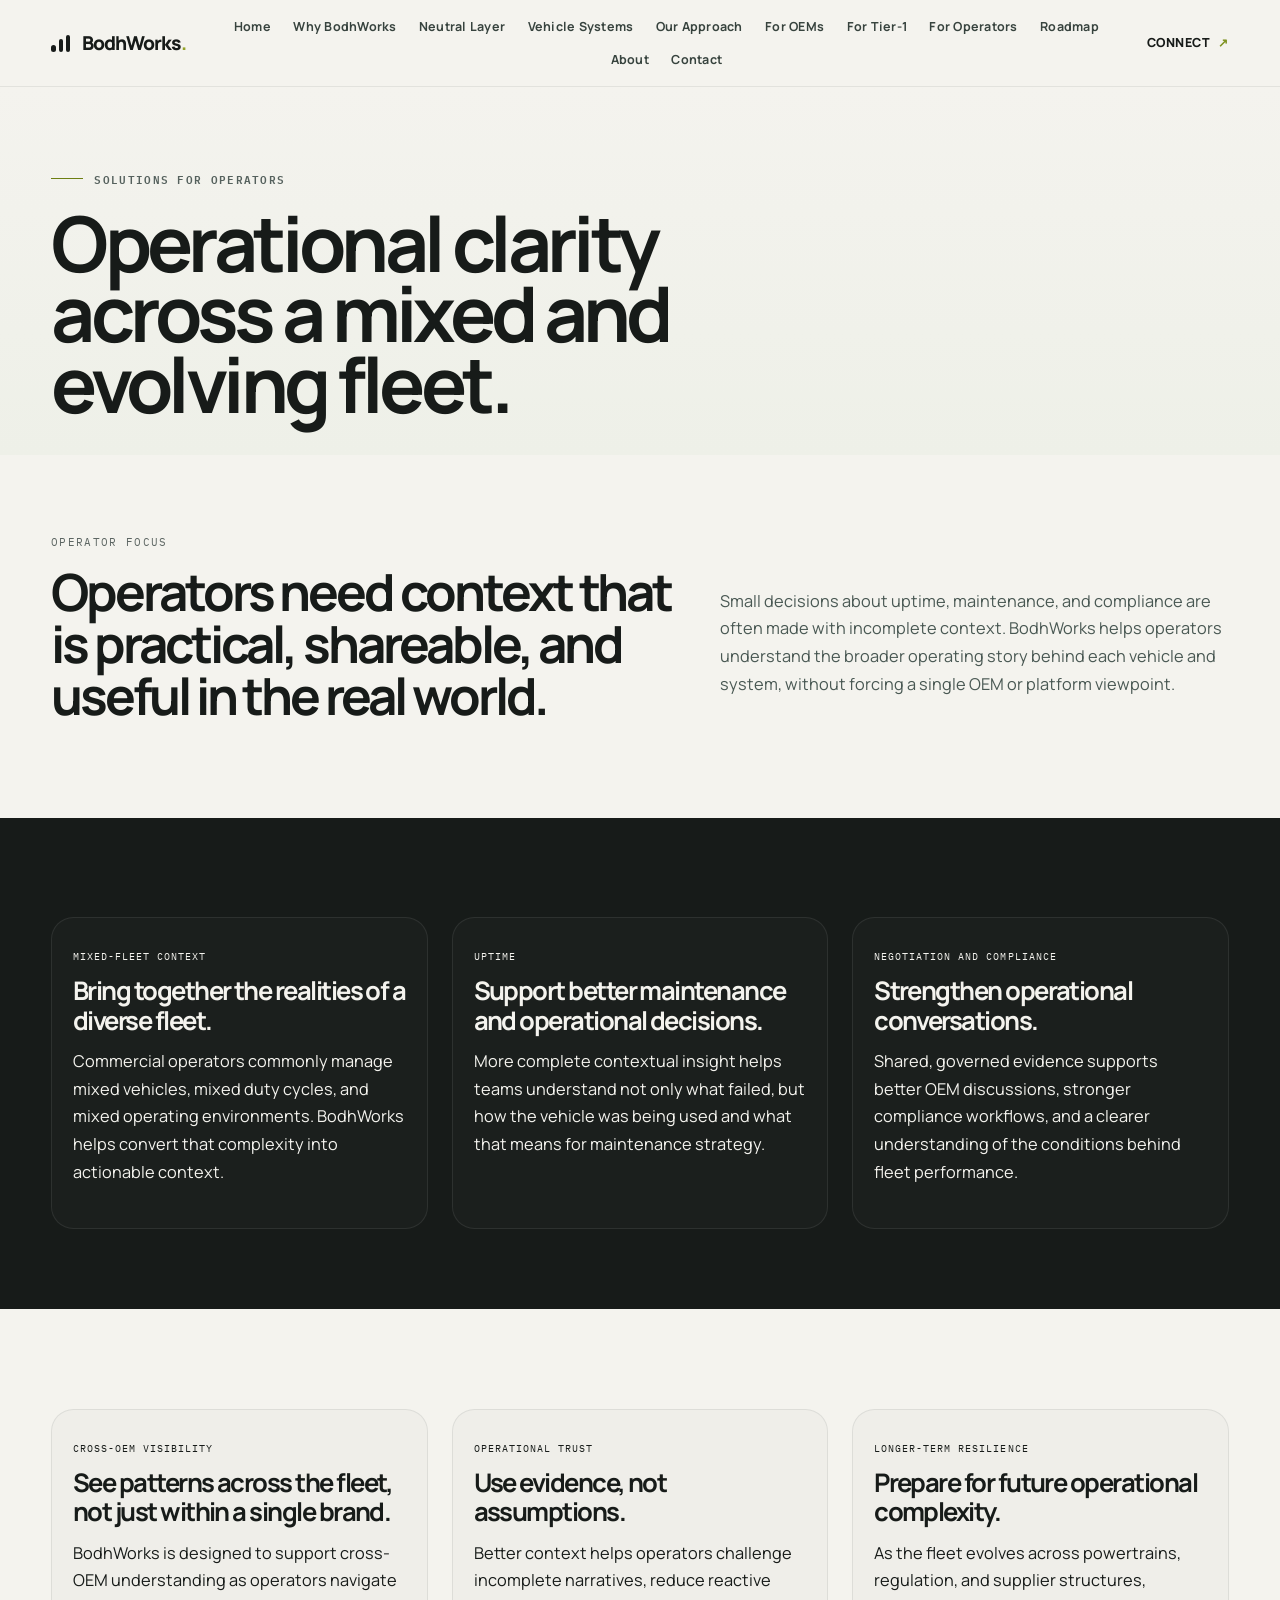
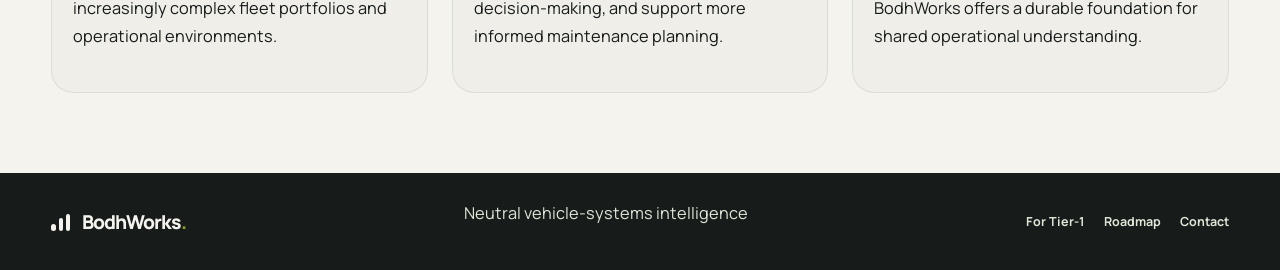
<file: solutions-operators.html>
<!DOCTYPE html>
<html lang="en">
  <head>
    <meta charset="UTF-8" />
    <meta name="viewport" content="width=device-width, initial-scale=1.0" />
    <meta
      name="description"
      content="BodhWorks helps operators understand mixed-fleet context, improve uptime decisions, support compliance workflows, and enable cross-OEM visibility across vehicle systems."
    />
    <title>Solutions for Operators | BodhWorks</title>
    <link rel="preconnect" href="https://fonts.googleapis.com" />
    <link rel="preconnect" href="https://fonts.gstatic.com" crossorigin />
    <link
      href="https://fonts.googleapis.com/css2?family=Manrope:wght@400;500;600;700;800&family=IBM+Plex+Mono:wght@400;500;600;700&display=swap"
      rel="stylesheet"
    />
    <link rel="stylesheet" href="styles.css" />
  </head>
  <body>
    <div class="site-shell">
      <header class="site-header">
        <a class="brand" href="index.html" aria-label="BodhWorks home">
          <span class="brand-mark" aria-hidden="true"><span></span><span></span><span></span></span>
          <span>BodhWorks<span class="brand-dot">.</span></span>
        </a>

        <nav class="desktop-nav" aria-label="Main navigation">
          <a href="index.html">Home</a>
          <a href="why-bodhworks.html">Why BodhWorks</a>
          <a href="neutral-intelligence-layer.html">Neutral Layer</a>
          <a href="vehicle-systems.html">Vehicle Systems</a>
          <a href="our-approach.html">Our Approach</a>
          <a href="solutions-oems.html">For OEMs</a>
          <a href="solutions-tier1.html">For Tier-1</a>
          <a href="solutions-operators.html">For Operators</a>
          <a href="roadmap.html">Roadmap</a>
          <a href="about.html">About</a>
          <a href="contact.html">Contact</a>
        </nav>

        <a class="header-cta" href="contact.html">Connect <span>↗</span></a>
        <button class="menu-toggle" type="button" aria-label="Open navigation" aria-expanded="false">
          <span></span><span></span><span></span>
        </button>
      </header>

      <main>
        <section class="page-hero">
          <div class="page-hero-copy">
            <div class="eyebrow-wrap">
              <span class="eyebrow-line"></span>
              <span class="eyebrow-text">Solutions for operators</span>
            </div>
            <h1>Operational clarity across a mixed and evolving fleet.</h1>
          </div>
        </section>

        <section class="section intro-block">
          <div class="section-kicker">Operator focus</div>
          <div class="content-two-col">
            <h2>Operators need context that is practical, shareable, and useful in the real world.</h2>
            <p>
              Small decisions about uptime, maintenance, and compliance are often made with incomplete
              context. BodhWorks helps operators understand the broader operating story behind each
              vehicle and system, without forcing a single OEM or platform viewpoint.
            </p>
          </div>
        </section>

        <section class="section panel-dark">
          <div class="feature-grid three-up">
            <article class="feature-card">
              <div class="card-label">Mixed-fleet context</div>
              <h3>Bring together the realities of a diverse fleet.</h3>
              <p>
                Commercial operators commonly manage mixed vehicles, mixed duty cycles, and mixed
                operating environments. BodhWorks helps convert that complexity into actionable context.
              </p>
            </article>

            <article class="feature-card">
              <div class="card-label">Uptime</div>
              <h3>Support better maintenance and operational decisions.</h3>
              <p>
                More complete contextual insight helps teams understand not only what failed, but how
                the vehicle was being used and what that means for maintenance strategy.
              </p>
            </article>

            <article class="feature-card">
              <div class="card-label">Negotiation and compliance</div>
              <h3>Strengthen operational conversations.</h3>
              <p>
                Shared, governed evidence supports better OEM discussions, stronger compliance
                workflows, and a clearer understanding of the conditions behind fleet performance.
              </p>
            </article>
          </div>
        </section>

        <section class="section">
          <div class="feature-grid three-up">
            <article class="feature-card no-border">
              <div class="card-label">Cross-OEM visibility</div>
              <h3>See patterns across the fleet, not just within a single brand.</h3>
              <p>
                BodhWorks is designed to support cross-OEM understanding as operators navigate
                increasingly complex fleet portfolios and operational environments.
              </p>
            </article>

            <article class="feature-card no-border">
              <div class="card-label">Operational trust</div>
              <h3>Use evidence, not assumptions.</h3>
              <p>
                Better context helps operators challenge incomplete narratives, reduce reactive
                decision-making, and support more informed maintenance planning.
              </p>
            </article>

            <article class="feature-card no-border">
              <div class="card-label">Longer-term resilience</div>
              <h3>Prepare for future operational complexity.</h3>
              <p>
                As the fleet evolves across powertrains, regulation, and supplier structures,
                BodhWorks offers a durable foundation for shared operational understanding.
              </p>
            </article>
          </div>
        </section>
      </main>

      <footer class="site-footer">
        <a class="brand" href="index.html" aria-label="BodhWorks home">
          <span class="brand-mark" aria-hidden="true"><span></span><span></span><span></span></span>
          <span>BodhWorks<span class="brand-dot">.</span></span>
        </a>
        <p>Neutral vehicle-systems intelligence</p>
        <div class="footer-links">
          <a href="solutions-tier1.html">For Tier-1</a>
          <a href="roadmap.html">Roadmap</a>
          <a href="contact.html">Contact</a>
        </div>
      </footer>
    </div>

    <script src="main.js"></script>
  </body>
</html>
</file>
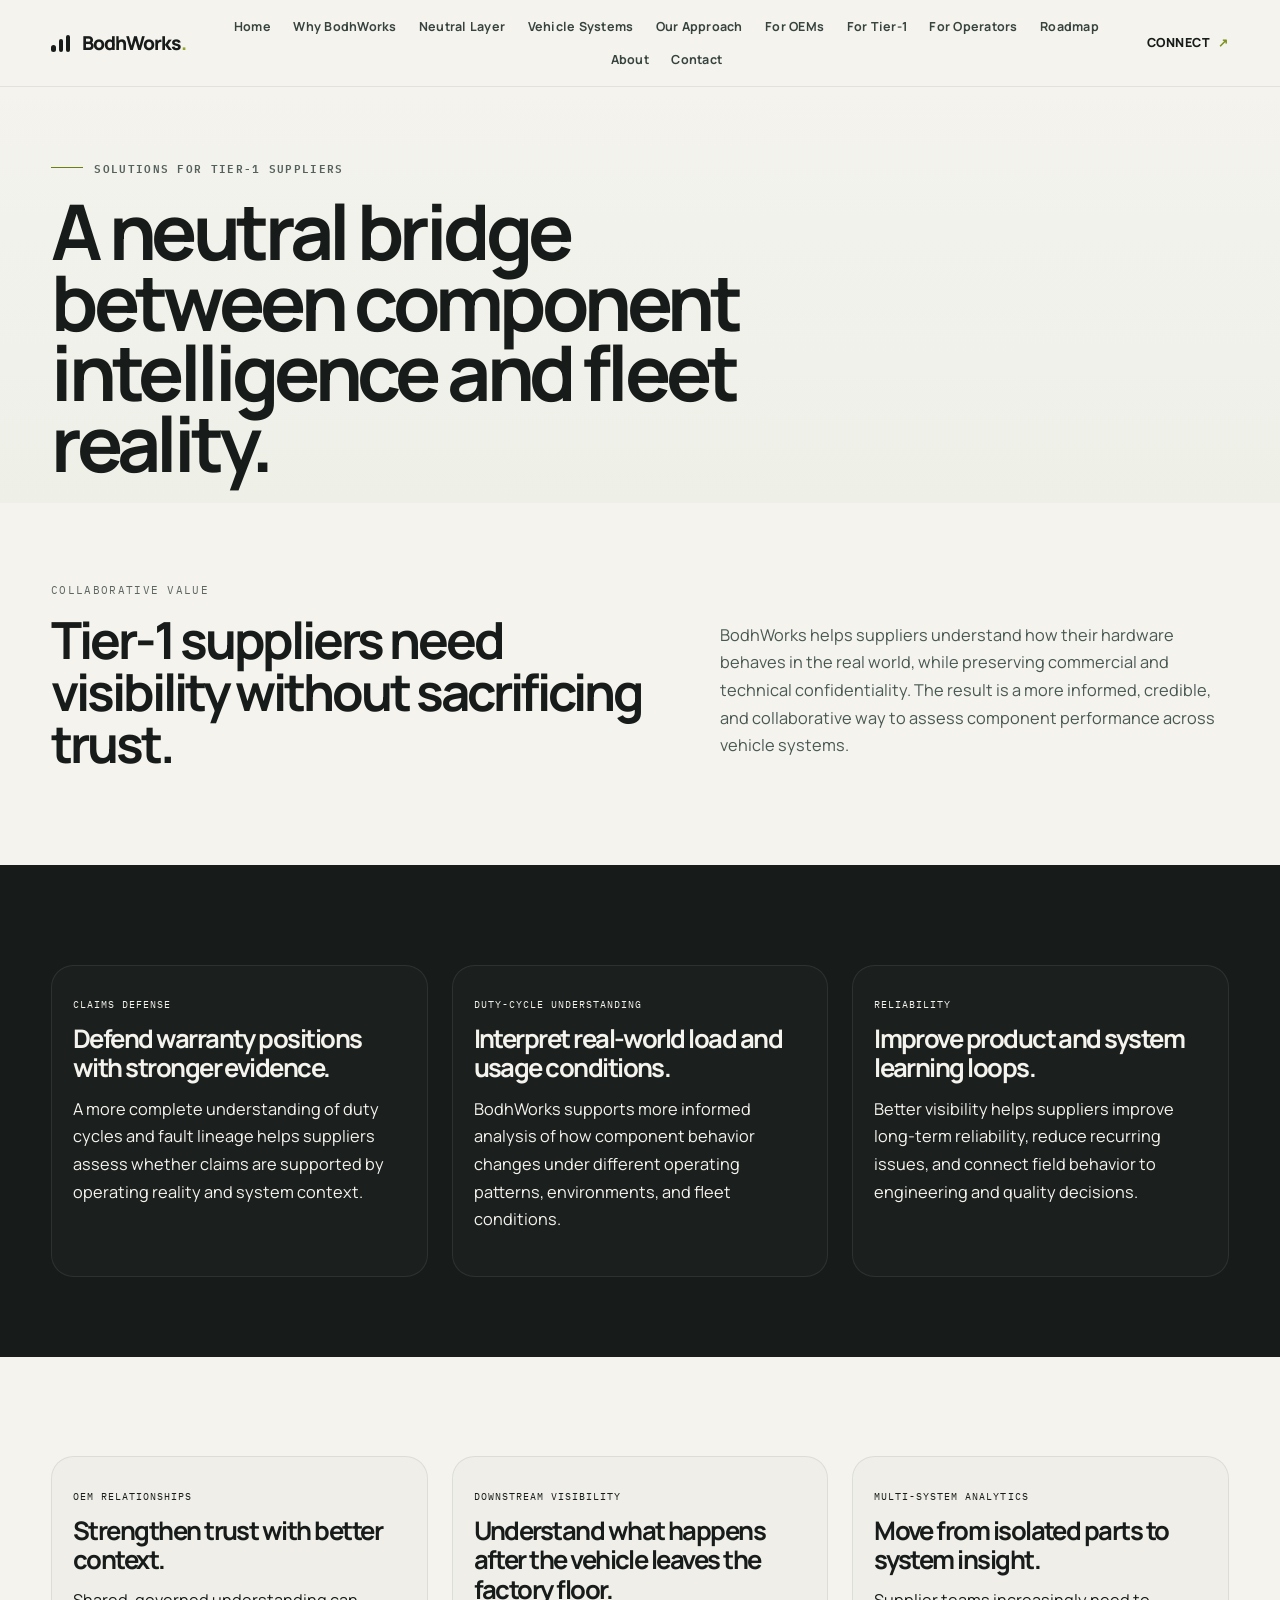
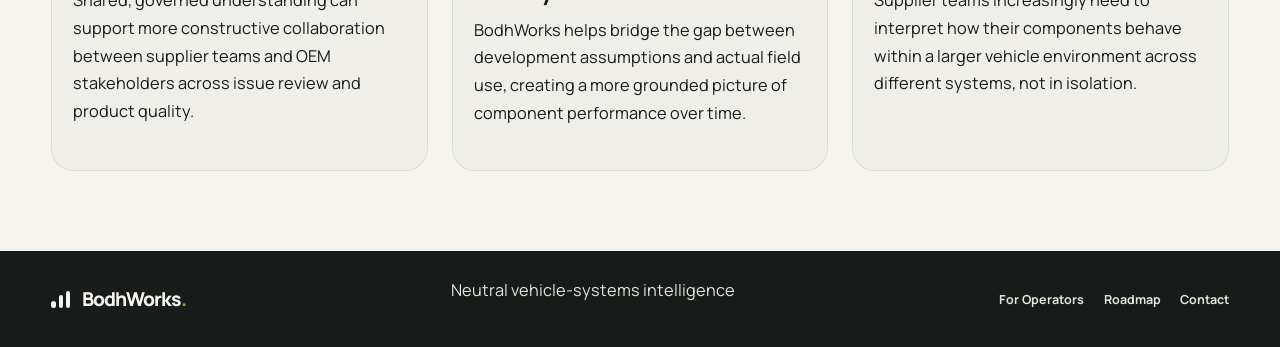
<file: solutions-tier1.html>
<!DOCTYPE html>
<html lang="en">
  <head>
    <meta charset="UTF-8" />
    <meta name="viewport" content="width=device-width, initial-scale=1.0" />
    <meta
      name="description"
      content="BodhWorks helps Tier-1 suppliers defend warranty claims, understand duty cycles, improve reliability, and gain downstream visibility without compromising IP or neutrality."
    />
    <title>Solutions for Tier-1 Suppliers | BodhWorks</title>
    <link rel="preconnect" href="https://fonts.googleapis.com" />
    <link rel="preconnect" href="https://fonts.gstatic.com" crossorigin />
    <link
      href="https://fonts.googleapis.com/css2?family=Manrope:wght@400;500;600;700;800&family=IBM+Plex+Mono:wght@400;500;600;700&display=swap"
      rel="stylesheet"
    />
    <link rel="stylesheet" href="styles.css" />
  </head>
  <body>
    <div class="site-shell">
      <header class="site-header">
        <a class="brand" href="index.html" aria-label="BodhWorks home">
          <span class="brand-mark" aria-hidden="true"><span></span><span></span><span></span></span>
          <span>BodhWorks<span class="brand-dot">.</span></span>
        </a>

        <nav class="desktop-nav" aria-label="Main navigation">
          <a href="index.html">Home</a>
          <a href="why-bodhworks.html">Why BodhWorks</a>
          <a href="neutral-intelligence-layer.html">Neutral Layer</a>
          <a href="vehicle-systems.html">Vehicle Systems</a>
          <a href="our-approach.html">Our Approach</a>
          <a href="solutions-oems.html">For OEMs</a>
          <a href="solutions-tier1.html">For Tier-1</a>
          <a href="solutions-operators.html">For Operators</a>
          <a href="roadmap.html">Roadmap</a>
          <a href="about.html">About</a>
          <a href="contact.html">Contact</a>
        </nav>

        <a class="header-cta" href="contact.html">Connect <span>↗</span></a>
        <button class="menu-toggle" type="button" aria-label="Open navigation" aria-expanded="false">
          <span></span><span></span><span></span>
        </button>
      </header>

      <main>
        <section class="page-hero">
          <div class="page-hero-copy">
            <div class="eyebrow-wrap">
              <span class="eyebrow-line"></span>
              <span class="eyebrow-text">Solutions for Tier-1 suppliers</span>
            </div>
            <h1>A neutral bridge between component intelligence and fleet reality.</h1>
          </div>
        </section>

        <section class="section intro-block">
          <div class="section-kicker">Collaborative value</div>
          <div class="content-two-col">
            <h2>Tier-1 suppliers need visibility without sacrificing trust.</h2>
            <p>
              BodhWorks helps suppliers understand how their hardware behaves in the real world,
              while preserving commercial and technical confidentiality. The result is a more informed,
              credible, and collaborative way to assess component performance across vehicle systems.
            </p>
          </div>
        </section>

        <section class="section panel-dark">
          <div class="feature-grid three-up">
            <article class="feature-card">
              <div class="card-label">Claims defense</div>
              <h3>Defend warranty positions with stronger evidence.</h3>
              <p>
                A more complete understanding of duty cycles and fault lineage helps suppliers assess
                whether claims are supported by operating reality and system context.
              </p>
            </article>

            <article class="feature-card">
              <div class="card-label">Duty-cycle understanding</div>
              <h3>Interpret real-world load and usage conditions.</h3>
              <p>
                BodhWorks supports more informed analysis of how component behavior changes under
                different operating patterns, environments, and fleet conditions.
              </p>
            </article>

            <article class="feature-card">
              <div class="card-label">Reliability</div>
              <h3>Improve product and system learning loops.</h3>
              <p>
                Better visibility helps suppliers improve long-term reliability, reduce recurring
                issues, and connect field behavior to engineering and quality decisions.
              </p>
            </article>
          </div>
        </section>

        <section class="section">
          <div class="feature-grid three-up">
            <article class="feature-card no-border">
              <div class="card-label">OEM relationships</div>
              <h3>Strengthen trust with better context.</h3>
              <p>
                Shared, governed understanding can support more constructive collaboration between
                supplier teams and OEM stakeholders across issue review and product quality.
              </p>
            </article>

            <article class="feature-card no-border">
              <div class="card-label">Downstream visibility</div>
              <h3>Understand what happens after the vehicle leaves the factory floor.</h3>
              <p>
                BodhWorks helps bridge the gap between development assumptions and actual field use,
                creating a more grounded picture of component performance over time.
              </p>
            </article>

            <article class="feature-card no-border">
              <div class="card-label">Multi-system analytics</div>
              <h3>Move from isolated parts to system insight.</h3>
              <p>
                Supplier teams increasingly need to interpret how their components behave within a
                larger vehicle environment across different systems, not in isolation.
              </p>
            </article>
          </div>
        </section>
      </main>

      <footer class="site-footer">
        <a class="brand" href="index.html" aria-label="BodhWorks home">
          <span class="brand-mark" aria-hidden="true"><span></span><span></span><span></span></span>
          <span>BodhWorks<span class="brand-dot">.</span></span>
        </a>
        <p>Neutral vehicle-systems intelligence</p>
        <div class="footer-links">
          <a href="solutions-operators.html">For Operators</a>
          <a href="roadmap.html">Roadmap</a>
          <a href="contact.html">Contact</a>
        </div>
      </footer>
    </div>

    <script src="main.js"></script>
  </body>
</html>
</file>
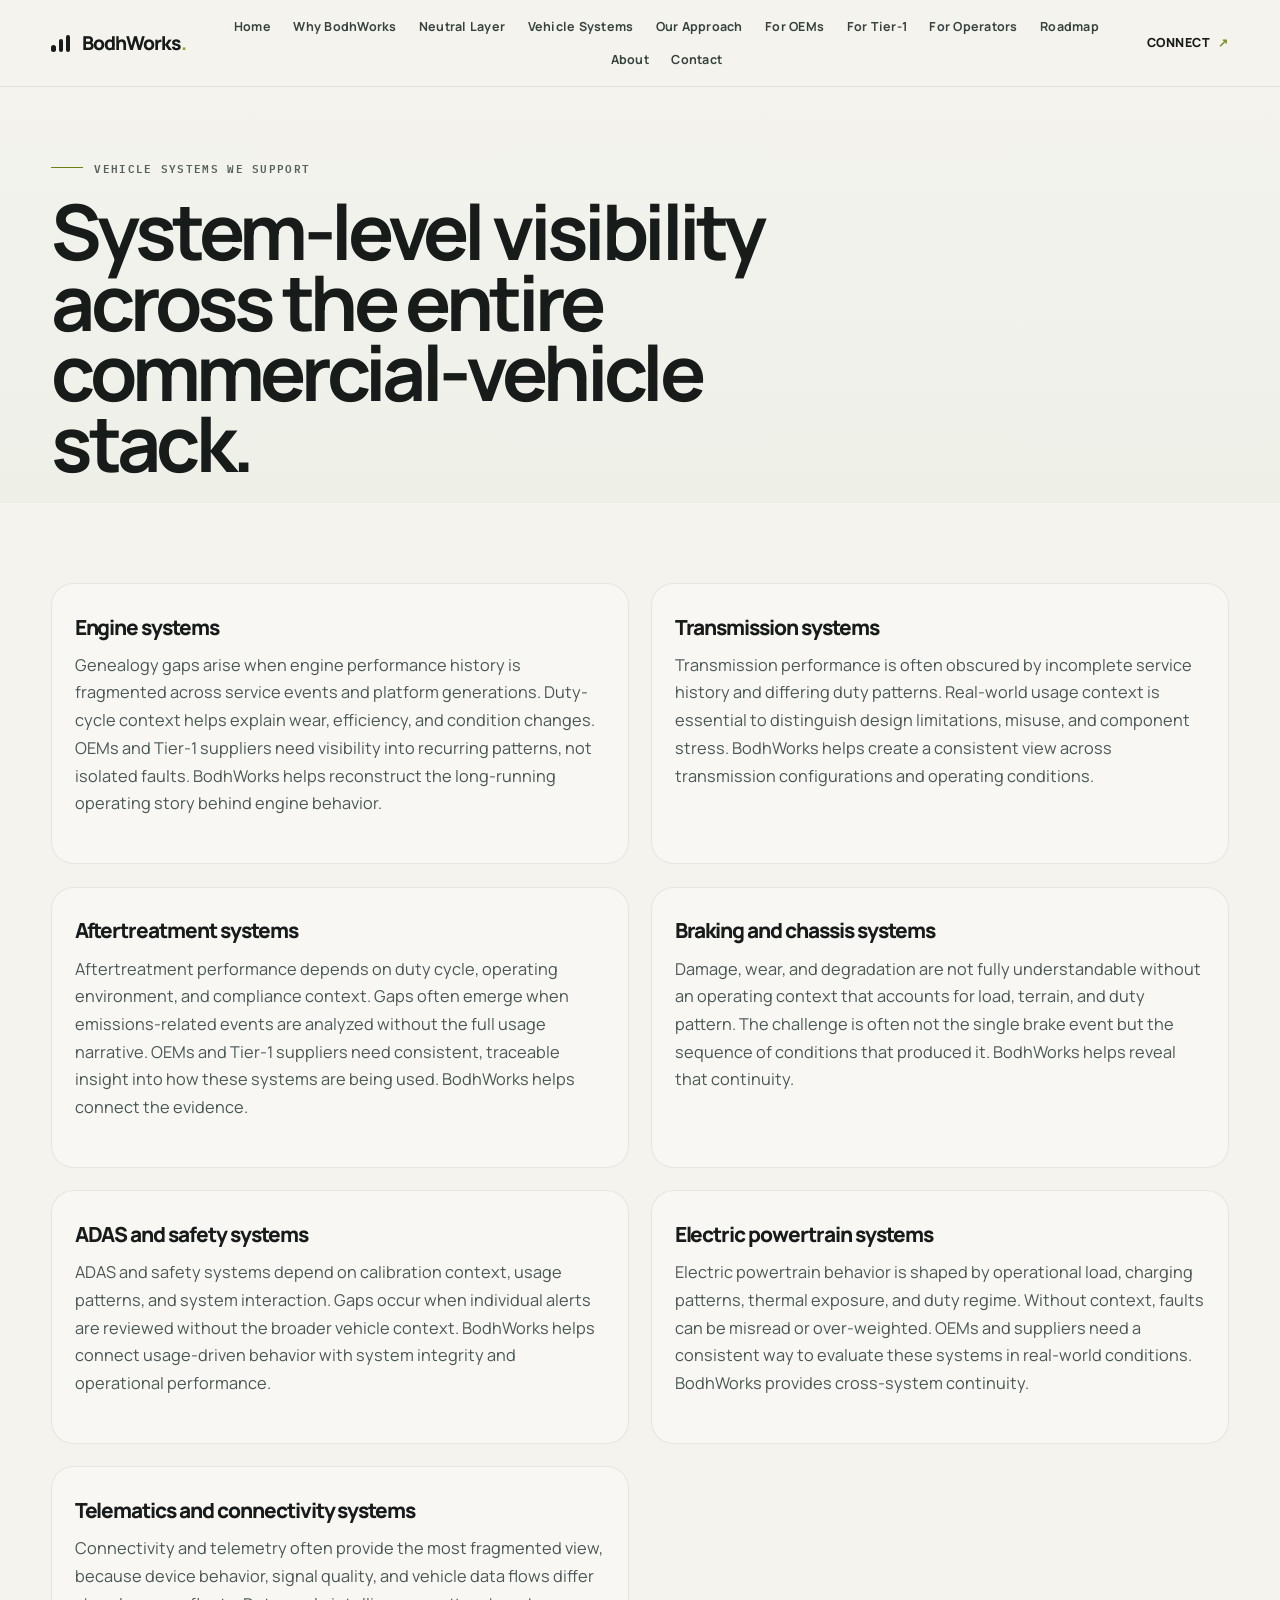
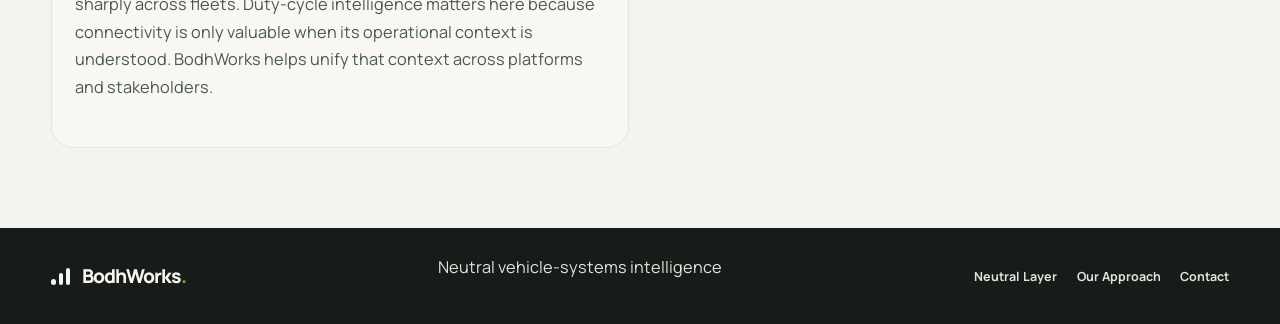
<file: vehicle-systems.html>
<!DOCTYPE html>
<html lang="en">
  <head>
    <meta charset="UTF-8" />
    <meta name="viewport" content="width=device-width, initial-scale=1.0" />
    <meta
      name="description"
      content="BodhWorks supports the seven major vehicle systems that define modern commercial-vehicle performance, reliability, and compliance across mixed fleets and multi-OEM environments."
    />
    <title>Vehicle Systems We Support | BodhWorks</title>
    <link rel="preconnect" href="https://fonts.googleapis.com" />
    <link rel="preconnect" href="https://fonts.gstatic.com" crossorigin />
    <link
      href="https://fonts.googleapis.com/css2?family=Manrope:wght@400;500;600;700;800&family=IBM+Plex+Mono:wght@400;500;600;700&display=swap"
      rel="stylesheet"
    />
    <link rel="stylesheet" href="styles.css" />
  </head>
  <body>
    <div class="site-shell">
      <header class="site-header">
        <a class="brand" href="index.html" aria-label="BodhWorks home">
          <span class="brand-mark" aria-hidden="true"><span></span><span></span><span></span></span>
          <span>BodhWorks<span class="brand-dot">.</span></span>
        </a>

        <nav class="desktop-nav" aria-label="Main navigation">
          <a href="index.html">Home</a>
          <a href="why-bodhworks.html">Why BodhWorks</a>
          <a href="neutral-intelligence-layer.html">Neutral Layer</a>
          <a href="vehicle-systems.html">Vehicle Systems</a>
          <a href="our-approach.html">Our Approach</a>
          <a href="solutions-oems.html">For OEMs</a>
          <a href="solutions-tier1.html">For Tier-1</a>
          <a href="solutions-operators.html">For Operators</a>
          <a href="roadmap.html">Roadmap</a>
          <a href="about.html">About</a>
          <a href="contact.html">Contact</a>
        </nav>

        <a class="header-cta" href="contact.html">Connect <span>↗</span></a>
        <button class="menu-toggle" type="button" aria-label="Open navigation" aria-expanded="false">
          <span></span><span></span><span></span>
        </button>
      </header>

      <main>
        <section class="page-hero">
          <div class="page-hero-copy">
            <div class="eyebrow-wrap">
              <span class="eyebrow-line"></span>
              <span class="eyebrow-text">Vehicle systems we support</span>
            </div>
            <h1>System-level visibility across the entire commercial-vehicle stack.</h1>
          </div>
        </section>

        <section class="section">
          <div class="system-list">
            <article class="system-card">
              <div class="system-title">Engine systems</div>
              <p>Genealogy gaps arise when engine performance history is fragmented across service events and platform generations. Duty-cycle context helps explain wear, efficiency, and condition changes. OEMs and Tier-1 suppliers need visibility into recurring patterns, not isolated faults. BodhWorks helps reconstruct the long-running operating story behind engine behavior.</p>
            </article>

            <article class="system-card">
              <div class="system-title">Transmission systems</div>
              <p>Transmission performance is often obscured by incomplete service history and differing duty patterns. Real-world usage context is essential to distinguish design limitations, misuse, and component stress. BodhWorks helps create a consistent view across transmission configurations and operating conditions.</p>
            </article>

            <article class="system-card">
              <div class="system-title">Aftertreatment systems</div>
              <p>Aftertreatment performance depends on duty cycle, operating environment, and compliance context. Gaps often emerge when emissions-related events are analyzed without the full usage narrative. OEMs and Tier-1 suppliers need consistent, traceable insight into how these systems are being used. BodhWorks helps connect the evidence.</p>
            </article>

            <article class="system-card">
              <div class="system-title">Braking and chassis systems</div>
              <p>Damage, wear, and degradation are not fully understandable without an operating context that accounts for load, terrain, and duty pattern. The challenge is often not the single brake event but the sequence of conditions that produced it. BodhWorks helps reveal that continuity.</p>
            </article>

            <article class="system-card">
              <div class="system-title">ADAS and safety systems</div>
              <p>ADAS and safety systems depend on calibration context, usage patterns, and system interaction. Gaps occur when individual alerts are reviewed without the broader vehicle context. BodhWorks helps connect usage-driven behavior with system integrity and operational performance.</p>
            </article>

            <article class="system-card">
              <div class="system-title">Electric powertrain systems</div>
              <p>Electric powertrain behavior is shaped by operational load, charging patterns, thermal exposure, and duty regime. Without context, faults can be misread or over-weighted. OEMs and suppliers need a consistent way to evaluate these systems in real-world conditions. BodhWorks provides cross-system continuity.</p>
            </article>

            <article class="system-card">
              <div class="system-title">Telematics and connectivity systems</div>
              <p>Connectivity and telemetry often provide the most fragmented view, because device behavior, signal quality, and vehicle data flows differ sharply across fleets. Duty-cycle intelligence matters here because connectivity is only valuable when its operational context is understood. BodhWorks helps unify that context across platforms and stakeholders.</p>
            </article>
          </div>
        </section>
      </main>

      <footer class="site-footer">
        <a class="brand" href="index.html" aria-label="BodhWorks home">
          <span class="brand-mark" aria-hidden="true"><span></span><span></span><span></span></span>
          <span>BodhWorks<span class="brand-dot">.</span></span>
        </a>
        <p>Neutral vehicle-systems intelligence</p>
        <div class="footer-links">
          <a href="neutral-intelligence-layer.html">Neutral Layer</a>
          <a href="our-approach.html">Our Approach</a>
          <a href="contact.html">Contact</a>
        </div>
      </footer>
    </div>

    <script src="main.js"></script>
  </body>
</html>
</file>
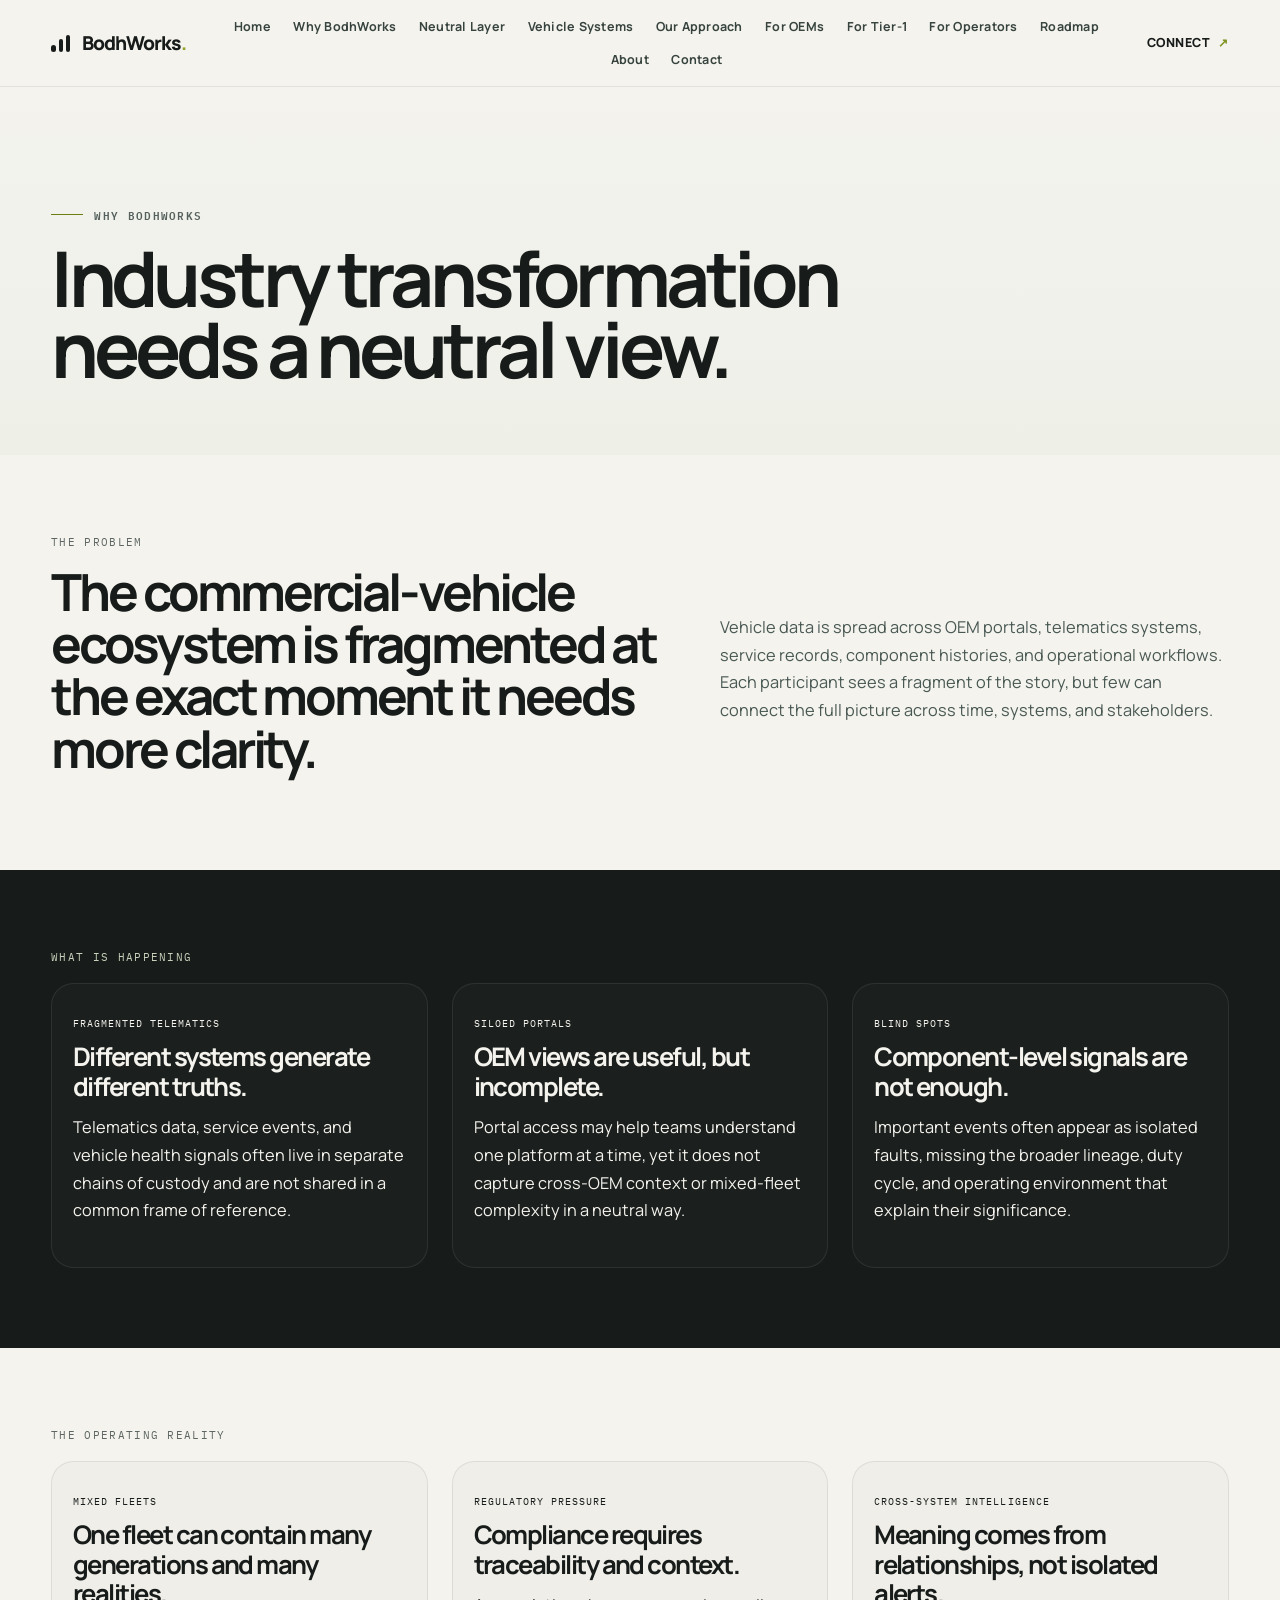
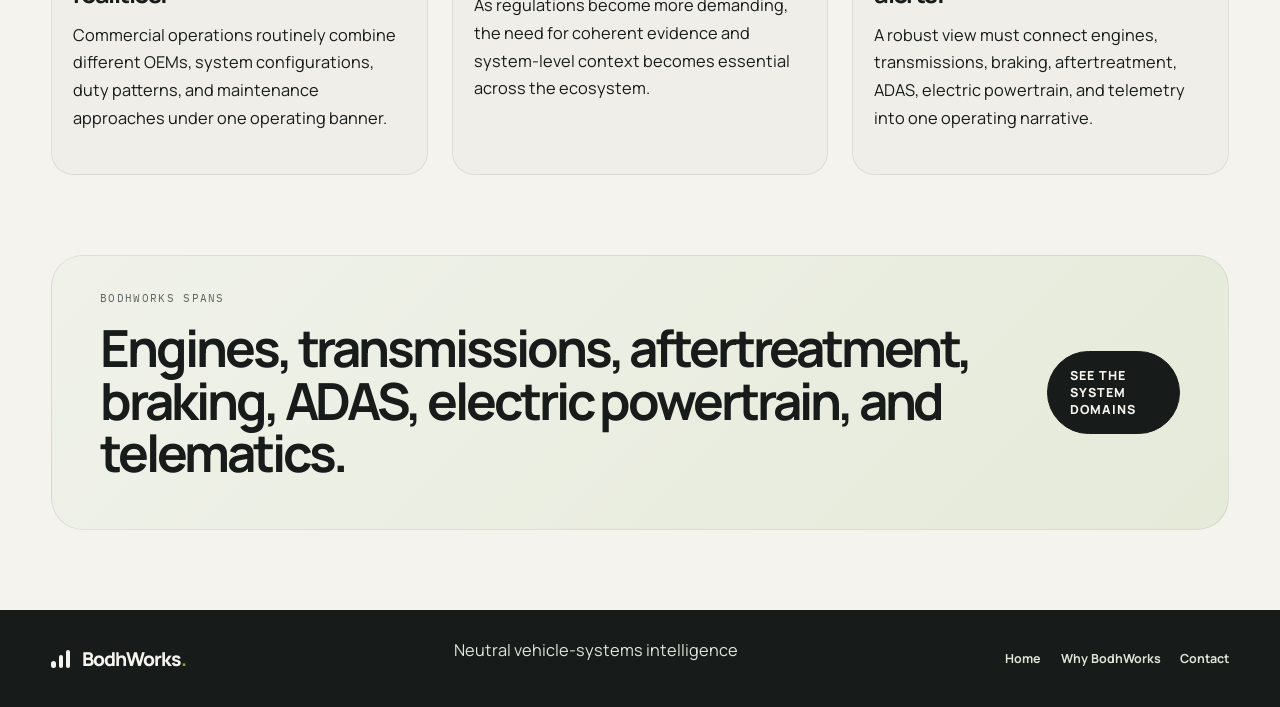
<file: why-bodhworks.html>
<!DOCTYPE html>
<html lang="en">
  <head>
    <meta charset="UTF-8" />
    <meta name="viewport" content="width=device-width, initial-scale=1.0" />
    <meta
      name="description"
      content="Why BodhWorks matters in a fragmented commercial-vehicle ecosystem dominated by mixed fleets, siloed portals, and cross-system complexity."
    />
    <title>Why BodhWorks | BodhWorks</title>
    <link rel="preconnect" href="https://fonts.googleapis.com" />
    <link rel="preconnect" href="https://fonts.gstatic.com" crossorigin />
    <link
      href="https://fonts.googleapis.com/css2?family=Manrope:wght@400;500;600;700;800&family=IBM+Plex+Mono:wght@400;500;600;700&display=swap"
      rel="stylesheet"
    />
    <link rel="stylesheet" href="styles.css" />
  </head>
  <body>
    <div class="site-shell">
      <header class="site-header">
        <a class="brand" href="index.html" aria-label="BodhWorks home">
          <span class="brand-mark" aria-hidden="true"><span></span><span></span><span></span></span>
          <span>BodhWorks<span class="brand-dot">.</span></span>
        </a>

        <nav class="desktop-nav" aria-label="Main navigation">
          <a href="index.html">Home</a>
          <a href="why-bodhworks.html">Why BodhWorks</a>
          <a href="neutral-intelligence-layer.html">Neutral Layer</a>
          <a href="vehicle-systems.html">Vehicle Systems</a>
          <a href="our-approach.html">Our Approach</a>
          <a href="solutions-oems.html">For OEMs</a>
          <a href="solutions-tier1.html">For Tier-1</a>
          <a href="solutions-operators.html">For Operators</a>
          <a href="roadmap.html">Roadmap</a>
          <a href="about.html">About</a>
          <a href="contact.html">Contact</a>
        </nav>

        <a class="header-cta" href="contact.html">Connect <span>↗</span></a>
        <button class="menu-toggle" type="button" aria-label="Open navigation" aria-expanded="false">
          <span></span><span></span><span></span>
        </button>
      </header>

      <main>
        <section class="page-hero">
          <div class="page-hero-copy">
            <div class="eyebrow-wrap">
              <span class="eyebrow-line"></span>
              <span class="eyebrow-text">Why BodhWorks</span>
            </div>
            <h1>Industry transformation needs a neutral view.</h1>
          </div>
        </section>

        <section class="section intro-block">
          <div class="section-kicker">The problem</div>
          <div class="content-two-col">
            <h2>The commercial-vehicle ecosystem is fragmented at the exact moment it needs more clarity.</h2>
            <p>
              Vehicle data is spread across OEM portals, telematics systems, service records,
              component histories, and operational workflows. Each participant sees a fragment of the
              story, but few can connect the full picture across time, systems, and stakeholders.
            </p>
          </div>
        </section>

        <section class="section panel-dark">
          <div class="section-kicker light">What is happening</div>
          <div class="feature-grid three-up">
            <article class="feature-card">
              <div class="card-label">Fragmented telematics</div>
              <h3>Different systems generate different truths.</h3>
              <p>
                Telematics data, service events, and vehicle health signals often live in separate
                chains of custody and are not shared in a common frame of reference.
              </p>
            </article>

            <article class="feature-card">
              <div class="card-label">Siloed portals</div>
              <h3>OEM views are useful, but incomplete.</h3>
              <p>
                Portal access may help teams understand one platform at a time, yet it does not
                capture cross-OEM context or mixed-fleet complexity in a neutral way.
              </p>
            </article>

            <article class="feature-card">
              <div class="card-label">Blind spots</div>
              <h3>Component-level signals are not enough.</h3>
              <p>
                Important events often appear as isolated faults, missing the broader lineage, duty
                cycle, and operating environment that explain their significance.
              </p>
            </article>
          </div>
        </section>

        <section class="section">
          <div class="section-kicker">The operating reality</div>
          <div class="feature-grid three-up">
            <article class="feature-card no-border">
              <div class="card-label">Mixed fleets</div>
              <h3>One fleet can contain many generations and many realities.</h3>
              <p>
                Commercial operations routinely combine different OEMs, system configurations,
                duty patterns, and maintenance approaches under one operating banner.
              </p>
            </article>

            <article class="feature-card no-border">
              <div class="card-label">Regulatory pressure</div>
              <h3>Compliance requires traceability and context.</h3>
              <p>
                As regulations become more demanding, the need for coherent evidence and system-level
                context becomes essential across the ecosystem.
              </p>
            </article>

            <article class="feature-card no-border">
              <div class="card-label">Cross-system intelligence</div>
              <h3>Meaning comes from relationships, not isolated alerts.</h3>
              <p>
                A robust view must connect engines, transmissions, braking, aftertreatment,
                ADAS, electric powertrain, and telemetry into one operating narrative.
              </p>
            </article>
          </div>
        </section>

        <section class="section cta-panel mini-cta">
          <div class="cta-panel-inner">
            <div>
              <div class="section-kicker">BodhWorks spans</div>
              <h2>Engines, transmissions, aftertreatment, braking, ADAS, electric powertrain, and telematics.</h2>
            </div>
            <a class="button button-primary" href="vehicle-systems.html">See the system domains</a>
          </div>
        </section>
      </main>

      <footer class="site-footer">
        <a class="brand" href="index.html" aria-label="BodhWorks home">
          <span class="brand-mark" aria-hidden="true"><span></span><span></span><span></span></span>
          <span>BodhWorks<span class="brand-dot">.</span></span>
        </a>
        <p>Neutral vehicle-systems intelligence</p>
        <div class="footer-links">
          <a href="index.html">Home</a>
          <a href="why-bodhworks.html">Why BodhWorks</a>
          <a href="contact.html">Contact</a>
        </div>
      </footer>
    </div>

    <script src="main.js"></script>
  </body>
</html>
</file>
<file: styles.css>
body {
  margin: 0;
  background: #f4f3ee;
  color: #171b19;
  font-family: "Manrope", sans-serif;
}

* {
  box-sizing: border-box;
}

html {
  scroll-behavior: smooth;
}

a {
  color: inherit;
  text-decoration: none;
}

img {
  max-width: 100%;
  display: block;
}

.site-shell {
  min-height: 100vh;
}

.site-header {
  position: sticky;
  top: 0;
  z-index: 100;
  display: flex;
  align-items: center;
  justify-content: space-between;
  gap: 1.5rem;
  padding: 1.1rem 4vw;
  background: rgba(244, 243, 238, 0.8);
  backdrop-filter: blur(14px);
  border-bottom: 1px solid rgba(23, 27, 25, 0.08);
}

.brand {
  display: inline-flex;
  align-items: center;
  gap: 0.7rem;
  font-size: 1.2rem;
  font-weight: 800;
  letter-spacing: -0.05em;
}

.brand-mark {
  display: inline-flex;
  align-items: end;
  gap: 0.18rem;
  height: 1.1rem;
}

.brand-mark span {
  display: block;
  width: 0.28rem;
  background: #171b19;
  border-radius: 0.2rem;
}

.brand-mark span:nth-child(1) { height: 0.42rem; }
.brand-mark span:nth-child(2) { height: 0.78rem; }
.brand-mark span:nth-child(3) { height: 1.08rem; }

.brand-dot {
  color: #93a228;
}

.desktop-nav {
  display: flex;
  align-items: center;
  justify-content: center;
  flex-wrap: wrap;
  gap: 1.05rem 1.4rem;
  font-size: 0.78rem;
  font-weight: 700;
  letter-spacing: 0.02em;
  color: #37433e;
}

.desktop-nav a:hover,
.footer-links a:hover,
.text-link:hover {
  color: #6d7f12;
}

.header-cta {
  display: inline-flex;
  align-items: center;
  gap: 0.5rem;
  font-size: 0.78rem;
  font-weight: 800;
  letter-spacing: 0.04em;
  text-transform: uppercase;
  color: #171b19;
}

.header-cta span,
.text-link span {
  color: #7e9220;
}

.menu-toggle {
  display: none;
  width: 2.7rem;
  height: 2.7rem;
  background: transparent;
  border: 1px solid rgba(23, 27, 25, 0.18);
  border-radius: 0.7rem;
}

.menu-toggle span {
  display: block;
  width: 1.1rem;
  height: 2px;
  background: #171b19;
  margin: 0.25rem auto;
}

main {
  overflow: hidden;
}

.hero,
.page-hero,
.section,
.site-footer {
  padding-left: clamp(1.1rem, 4vw, 5vw);
  padding-right: clamp(1.1rem, 4vw, 5vw);
}

.hero {
  position: relative;
  display: grid;
  grid-template-columns: 1.2fr 1fr;
  gap: 2rem;
  align-items: center;
  min-height: 44rem;
  padding-top: 4rem;
  padding-bottom: 2rem;
}

.hero-home {
  background: linear-gradient(135deg, #f4f3ee 0%, #edf0e7 100%);
}

.hero-grid {
  max-width: 42rem;
  z-index: 1;
}

.eyebrow-wrap {
  display: inline-flex;
  align-items: center;
  gap: 0.7rem;
  font-family: "IBM Plex Mono", monospace;
  font-size: 0.68rem;
  font-weight: 600;
  letter-spacing: 0.12em;
  text-transform: uppercase;
  color: #55615d;
}

.eyebrow-line {
  display: block;
  width: 2rem;
  height: 1px;
  background: #6d7f12;
}

h1,
h2,
h3 {
  margin-top: 0;
  letter-spacing: -0.06em;
}

h1 {
  font-size: clamp(3rem, 6vw, 7rem);
  line-height: 0.92;
  margin-top: 1.2rem;
  margin-bottom: 1.5rem;
}

h2 {
  font-size: clamp(2.1rem, 4vw, 4rem);
  line-height: 1.02;
  margin-bottom: 1rem;
}

h3 {
  font-size: clamp(1.3rem, 2vw, 2rem);
  line-height: 1.15;
  margin-bottom: 0.8rem;
}

p {
  margin-top: 0;
  color: #495853;
  line-height: 1.7;
  font-size: 1.02rem;
}

.hero-copy {
  max-width: 38rem;
  font-size: 1.08rem;
}

.hero-actions {
  display: flex;
  align-items: center;
  flex-wrap: wrap;
  gap: 1.2rem 2rem;
  margin-top: 2.1rem;
}

.button {
  display: inline-flex;
  align-items: center;
  justify-content: center;
  padding: 0.95rem 1.4rem;
  border-radius: 999px;
  border: 1px solid #171b19;
  font-size: 0.78rem;
  font-weight: 800;
  letter-spacing: 0.08em;
  text-transform: uppercase;
  transition: background 0.2s ease, border-color 0.2s ease, color 0.2s ease;
}

.button:hover {
  background: #171b19;
  color: #f4f3ee;
}

.button-primary {
  background: #171b19;
  color: #f4f3ee;
  border-color: #171b19;
}

.button-primary:hover {
  background: #6d7f12;
  border-color: #6d7f12;
}

.text-link {
  font-size: 0.8rem;
  font-weight: 800;
  letter-spacing: 0.06em;
  text-transform: uppercase;
}

.hero-visual {
  position: relative;
  height: 34rem;
  min-height: 20rem;
  border-radius: 2rem;
  background: linear-gradient(135deg, #edf0e7 0%, #dde5d3 100%);
  border: 1px solid rgba(23, 27, 25, 0.08);
  overflow: hidden;
}

.ring {
  position: absolute;
  left: 50%;
  top: 50%;
  transform: translate(-50%, -50%);
  border: 1px solid rgba(23, 27, 25, 0.14);
  border-radius: 50%;
}

.ring-one {
  width: 76%;
  height: 76%;
}

.ring-two {
  width: 58%;
  height: 58%;
  transform: translate(-50%, -50%) rotate(18deg);
}

.ring-three {
  width: 38%;
  height: 38%;
  transform: translate(-50%, -50%) rotate(-18deg);
}

.visual-core {
  position: absolute;
  top: 50%;
  left: 50%;
  transform: translate(-50%, -50%);
  width: 11rem;
  height: 11rem;
  border-radius: 50%;
  background: #171b19;
  color: #ebf0c2;
  display: grid;
  place-items: center;
  box-shadow: 0 1.5rem 4rem rgba(23, 27, 25, 0.16);
}

.visual-core span {
  position: relative;
  z-index: 1;
  font-size: 0.85rem;
  font-weight: 800;
  letter-spacing: 0.12em;
  text-transform: uppercase;
}

.pulse {
  position: absolute;
  inset: 1.25rem;
  border-radius: 50%;
  border: 1px solid rgba(171, 189, 61, 0.8);
}

.node {
  position: absolute;
  width: 0.9rem;
  height: 0.9rem;
  background: #aec224;
  border-radius: 50%;
  box-shadow: 0 0 0 0.45rem rgba(174, 194, 36, 0.12);
}

.node-one { left: 18%; top: 29%; }
.node-two { right: 18%; top: 33%; }
.node-three { left: 23%; bottom: 19%; }
.node-four { right: 20%; bottom: 24%; }

.tag {
  position: absolute;
  padding: 0.45rem 0.7rem;
  border-radius: 999px;
  background: rgba(255, 255, 255, 0.7);
  border: 1px solid rgba(23, 27, 25, 0.08);
  font-family: "IBM Plex Mono", monospace;
  font-size: 0.63rem;
  letter-spacing: 0.08em;
  text-transform: uppercase;
  color: #37433e;
}

.tag-top { left: 12%; top: 10%; }
.tag-bottom { right: 11%; bottom: 12%; }

.ticker-band {
  display: grid;
  grid-template-columns: repeat(4, minmax(0, 1fr));
  gap: 0.5rem;
  background: #dfe7d1;
  border-top: 1px solid rgba(23, 27, 25, 0.08);
  border-bottom: 1px solid rgba(23, 27, 25, 0.08);
  font-family: "IBM Plex Mono", monospace;
  letter-spacing: 0.08em;
  text-transform: uppercase;
  font-size: 0.66rem;
  color: #2d3836;
}

.ticker-band div {
  padding: 1.1rem 1.5rem;
  border-right: 1px solid rgba(23, 27, 25, 0.08);
  text-align: center;
}

.section {
  padding-top: 5rem;
  padding-bottom: 5rem;
}

.page-hero {
  display: flex;
  align-items: center;
  min-height: 23rem;
  padding-top: 4rem;
  background: linear-gradient(180deg, #f4f3ee 0%, #eef0e8 100%);
}

.page-hero-copy {
  max-width: 50rem;
}

.section-kicker {
  font-family: "IBM Plex Mono", monospace;
  font-size: 0.68rem;
  letter-spacing: 0.12em;
  text-transform: uppercase;
  color: #5d6663;
  margin-bottom: 1rem;
}

.light {
  color: #c8d1bb;
}

.intro-block {
  padding-top: 5rem;
}

.content-two-col {
  display: grid;
  grid-template-columns: 1.1fr 0.9fr;
  gap: 2rem 3rem;
  align-items: center;
}

.align-end {
  align-items: end;
}

.panel-dark {
  background: #171b19;
  color: #f4f3ee;
}

.panel-dark p,
.panel-dark .card-label,
.panel-dark h3 {
  color: #f4f3ee;
}

.feature-grid {
  display: grid;
  grid-template-columns: repeat(3, minmax(0, 1fr));
  gap: 1.5rem;
}

.three-up {
  margin-top: 1.2rem;
}

.feature-card {
  padding: 1.6rem 1.3rem;
  background: rgba(255, 255, 255, 0.02);
  border: 1px solid rgba(255, 255, 255, 0.08);
  border-radius: 1.4rem;
}

.no-border {
  background: rgba(23, 27, 25, 0.02);
  border: 1px solid rgba(23, 27, 25, 0.08);
}

.no-border p,
.no-border .card-label,
.no-border h3 {
  color: #171b19;
}

.card-label,
.mini-label {
  display: inline-block;
  margin-bottom: 0.8rem;
  font-family: "IBM Plex Mono", monospace;
  font-size: 0.64rem;
  letter-spacing: 0.1em;
  text-transform: uppercase;
  color: #6d7f12;
}

.core-grid {
  display: grid;
  grid-template-columns: repeat(3, minmax(0, 1fr));
  gap: 1.5rem;
  margin-top: 2rem;
}

.core-pill {
  padding: 1.6rem 1.4rem;
  background: #eef0e8;
  border: 1px solid rgba(23, 27, 25, 0.08);
  border-radius: 1.4rem;
}

.cta-panel {
  padding-top: 0;
}

.cta-panel-inner {
  display: flex;
  align-items: center;
  justify-content: space-between;
  gap: 2rem;
  padding: 2.2rem clamp(1.2rem, 4vw, 3rem);
  border: 1px solid rgba(23, 27, 25, 0.08);
  background: linear-gradient(135deg, #f0f2ea 0%, #e5ead9 100%);
  border-radius: 2rem;
}

.mini-cta {
  padding-bottom: 5rem;
}

.site-footer {
  display: flex;
  align-items: center;
  justify-content: space-between;
  gap: 1rem;
  padding-top: 1.6rem;
  padding-bottom: 1.6rem;
  border-top: 1px solid rgba(23, 27, 25, 0.08);
  background: #171b19;
  color: #f4f3ee;
}

.site-footer .brand-mark span {
  background: #f4f3ee;
}

.site-footer p,
.site-footer .footer-links a {
  color: #dfe6d8;
}

.footer-links {
  display: flex;
  align-items: center;
  gap: 1.2rem;
  font-size: 0.78rem;
  font-weight: 700;
}

.system-list {
  display: grid;
  grid-template-columns: repeat(2, minmax(0, 1fr));
  gap: 1.4rem;
}

.system-card {
  padding: 1.8rem 1.4rem;
  border-radius: 1.4rem;
  border: 1px solid rgba(23, 27, 25, 0.08);
  background: #f8f7f4;
}

.system-title {
  font-size: 1.3rem;
  font-weight: 800;
  margin-bottom: 0.7rem;
  letter-spacing: -0.05em;
}

.contact-layout {
  display: grid;
  grid-template-columns: 0.9fr 1.1fr;
  gap: 2rem;
  align-items: start;
}

.contact-copy {
  padding-right: 1rem;
}

.email-link {
  display: inline-flex;
  margin-top: 1rem;
  font-weight: 800;
  color: #171b19;
}

.contact-form {
  display: grid;
  gap: 1rem;
  padding: 1.4rem;
  border: 1px solid rgba(23, 27, 25, 0.08);
  border-radius: 1.4rem;
  background: #f9f8f5;
}

.contact-form label {
  display: grid;
  gap: 0.5rem;
  font-size: 0.82rem;
  font-weight: 700;
  color: #37433e;
}

.contact-form input,
.contact-form textarea {
  width: 100%;
  padding: 0.85rem 1rem;
  border: 1px solid rgba(23, 27, 25, 0.18);
  border-radius: 0.85rem;
  background: white;
  font: inherit;
  color: #171b19;
}

@media (max-width: 1100px) {
  .desktop-nav {
    display: none;
  }

  .menu-toggle {
    display: block;
  }

  .hero {
    grid-template-columns: 1fr;
    padding-top: 3rem;
  }

  .hero-visual {
    min-height: 24rem;
  }

  .content-two-col,
  .contact-layout {
    grid-template-columns: 1fr;
  }
}

@media (max-width: 760px) {
  .ticker-band,
  .feature-grid,
  .core-grid,
  .system-list {
    grid-template-columns: 1fr;
  }

  .cta-panel-inner,
  .site-footer {
    flex-direction: column;
    align-items: flex-start;
  }

  .site-header {
    padding-top: 0.8rem;
    padding-bottom: 0.8rem;
  }

  .button {
    width: 100%;
  }
}
</file>
